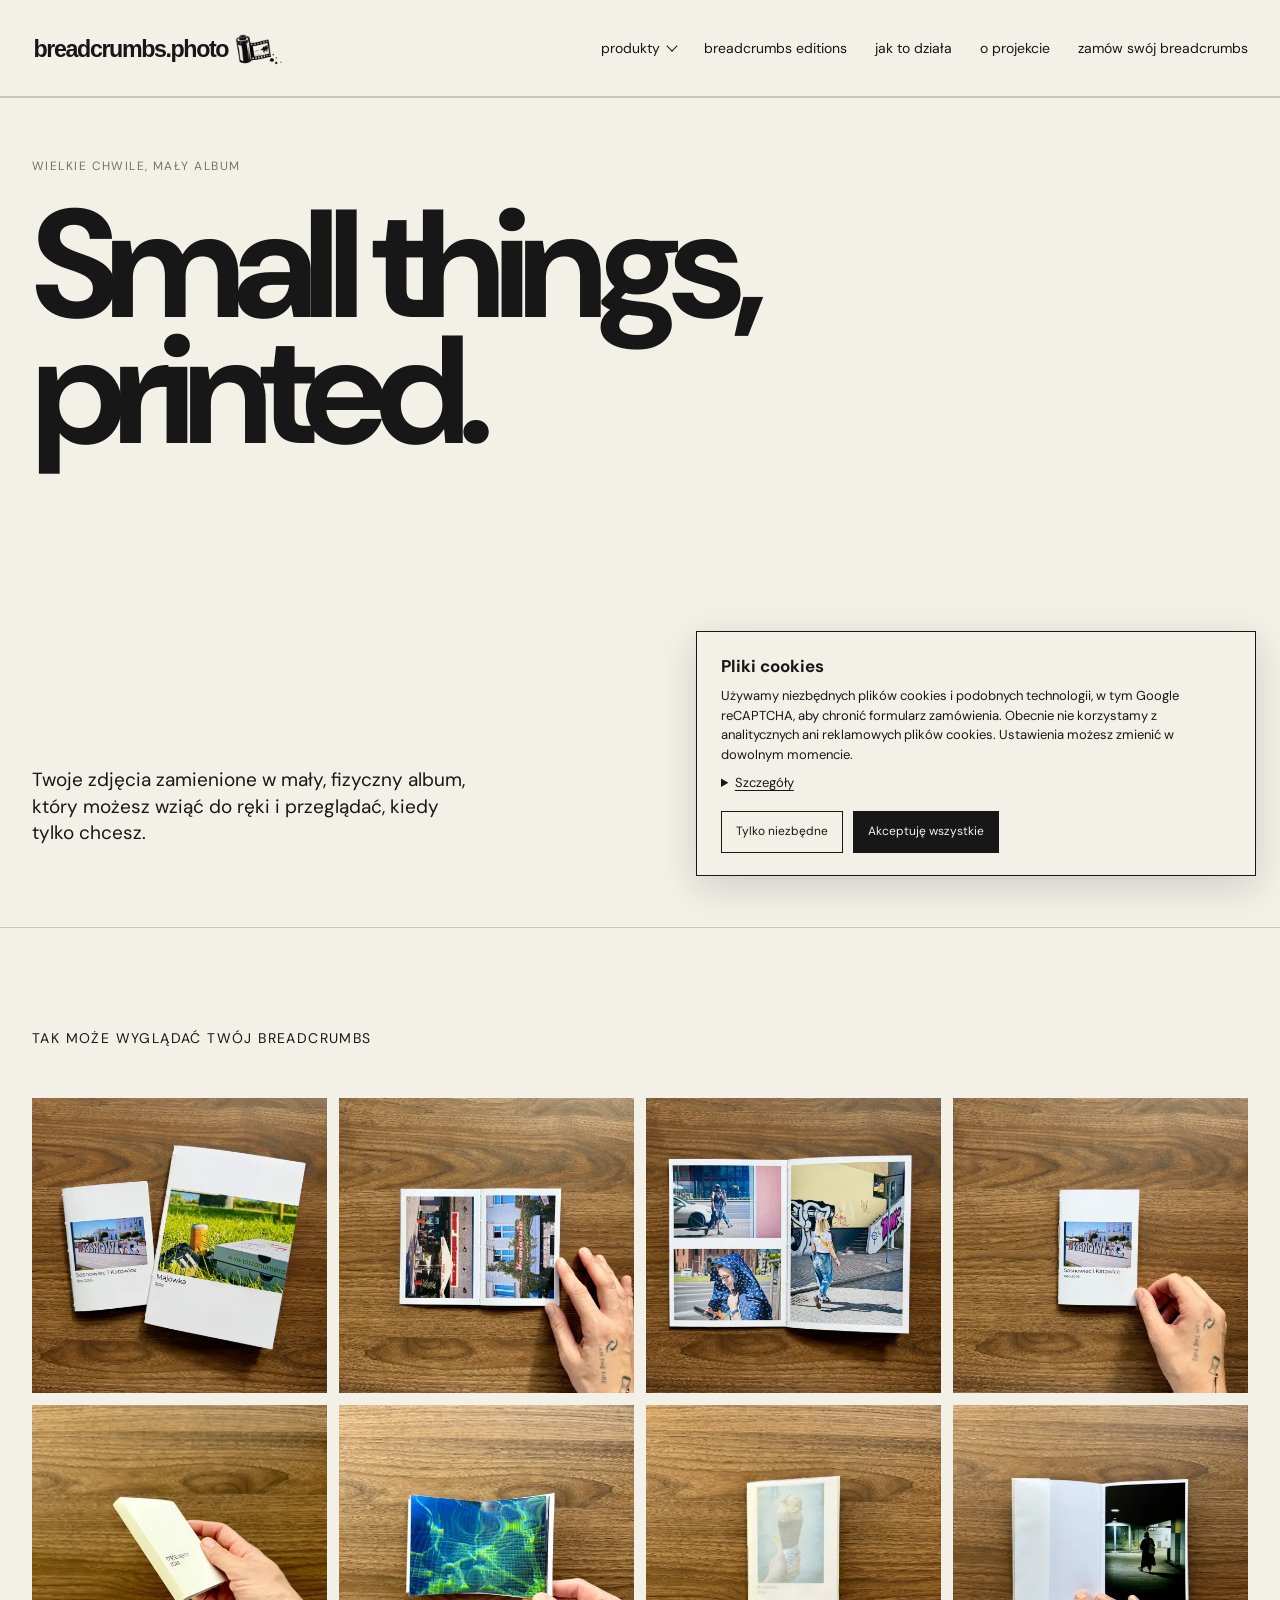
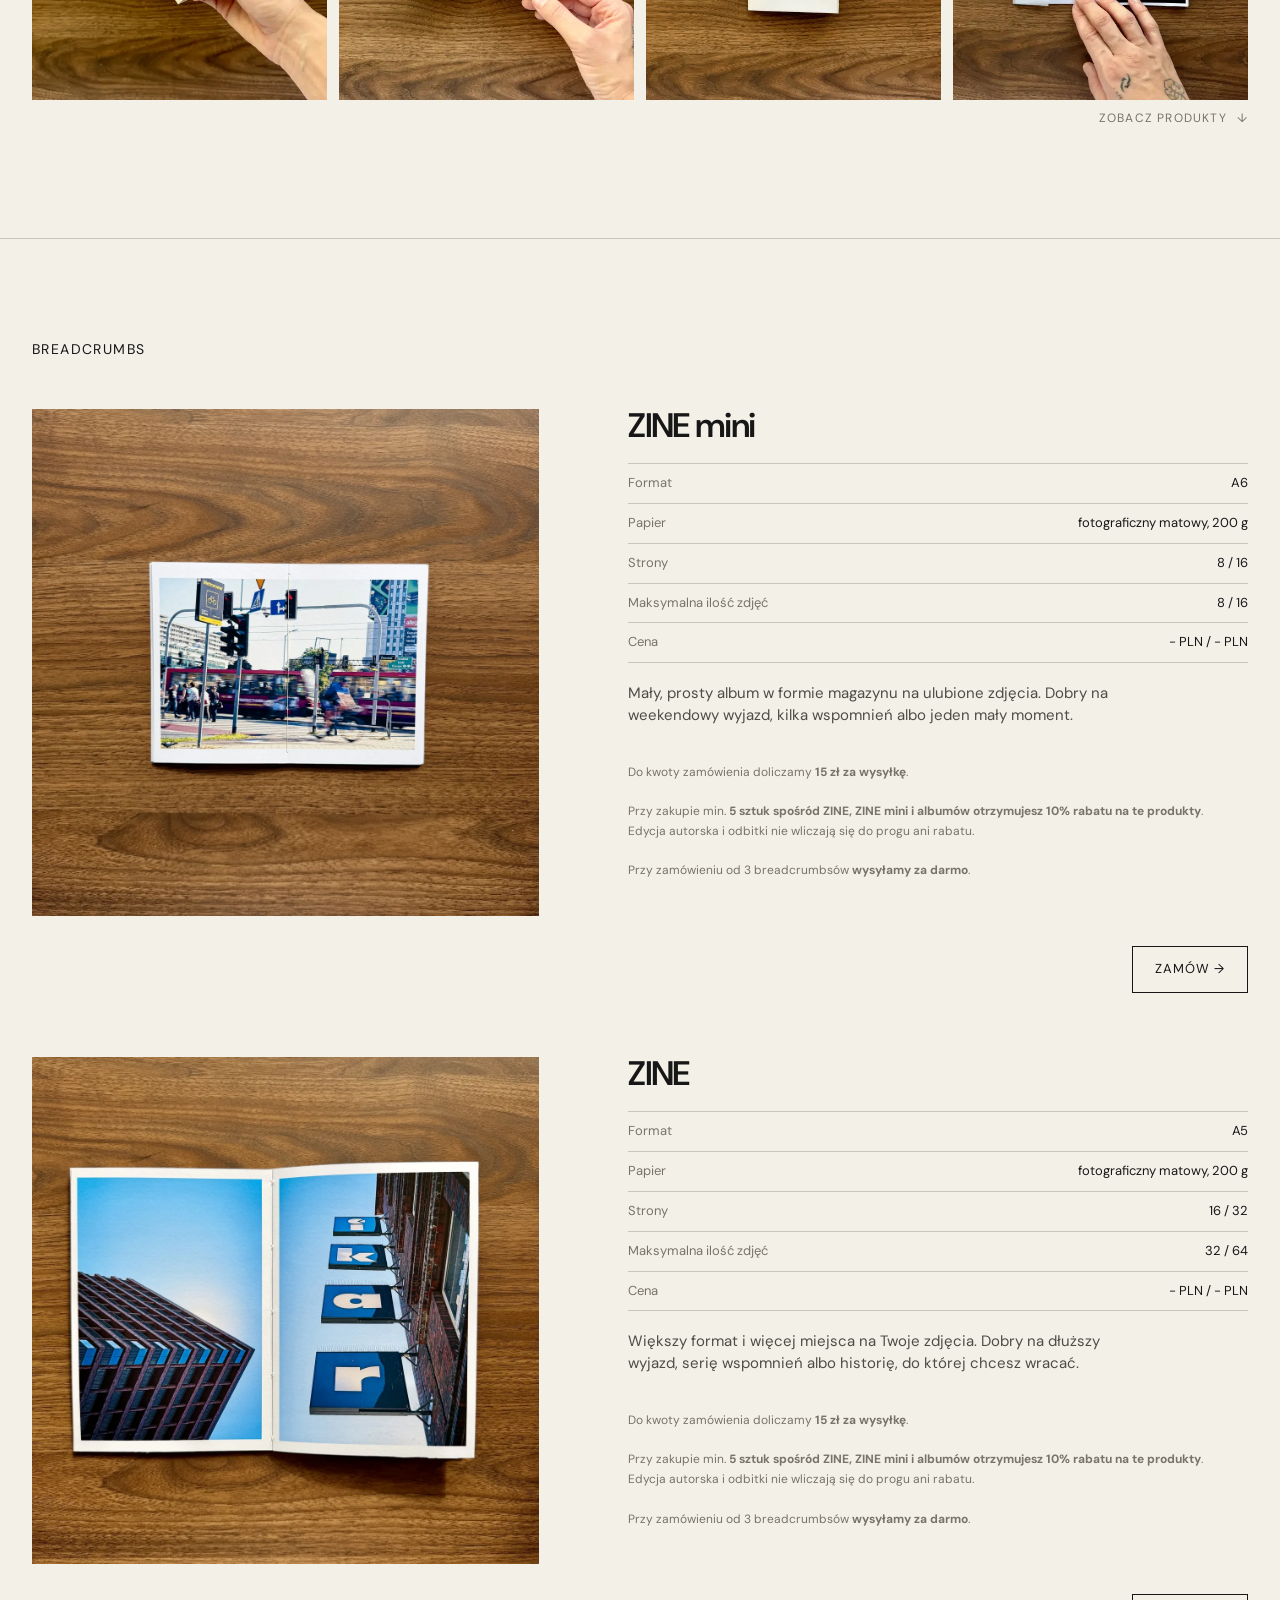
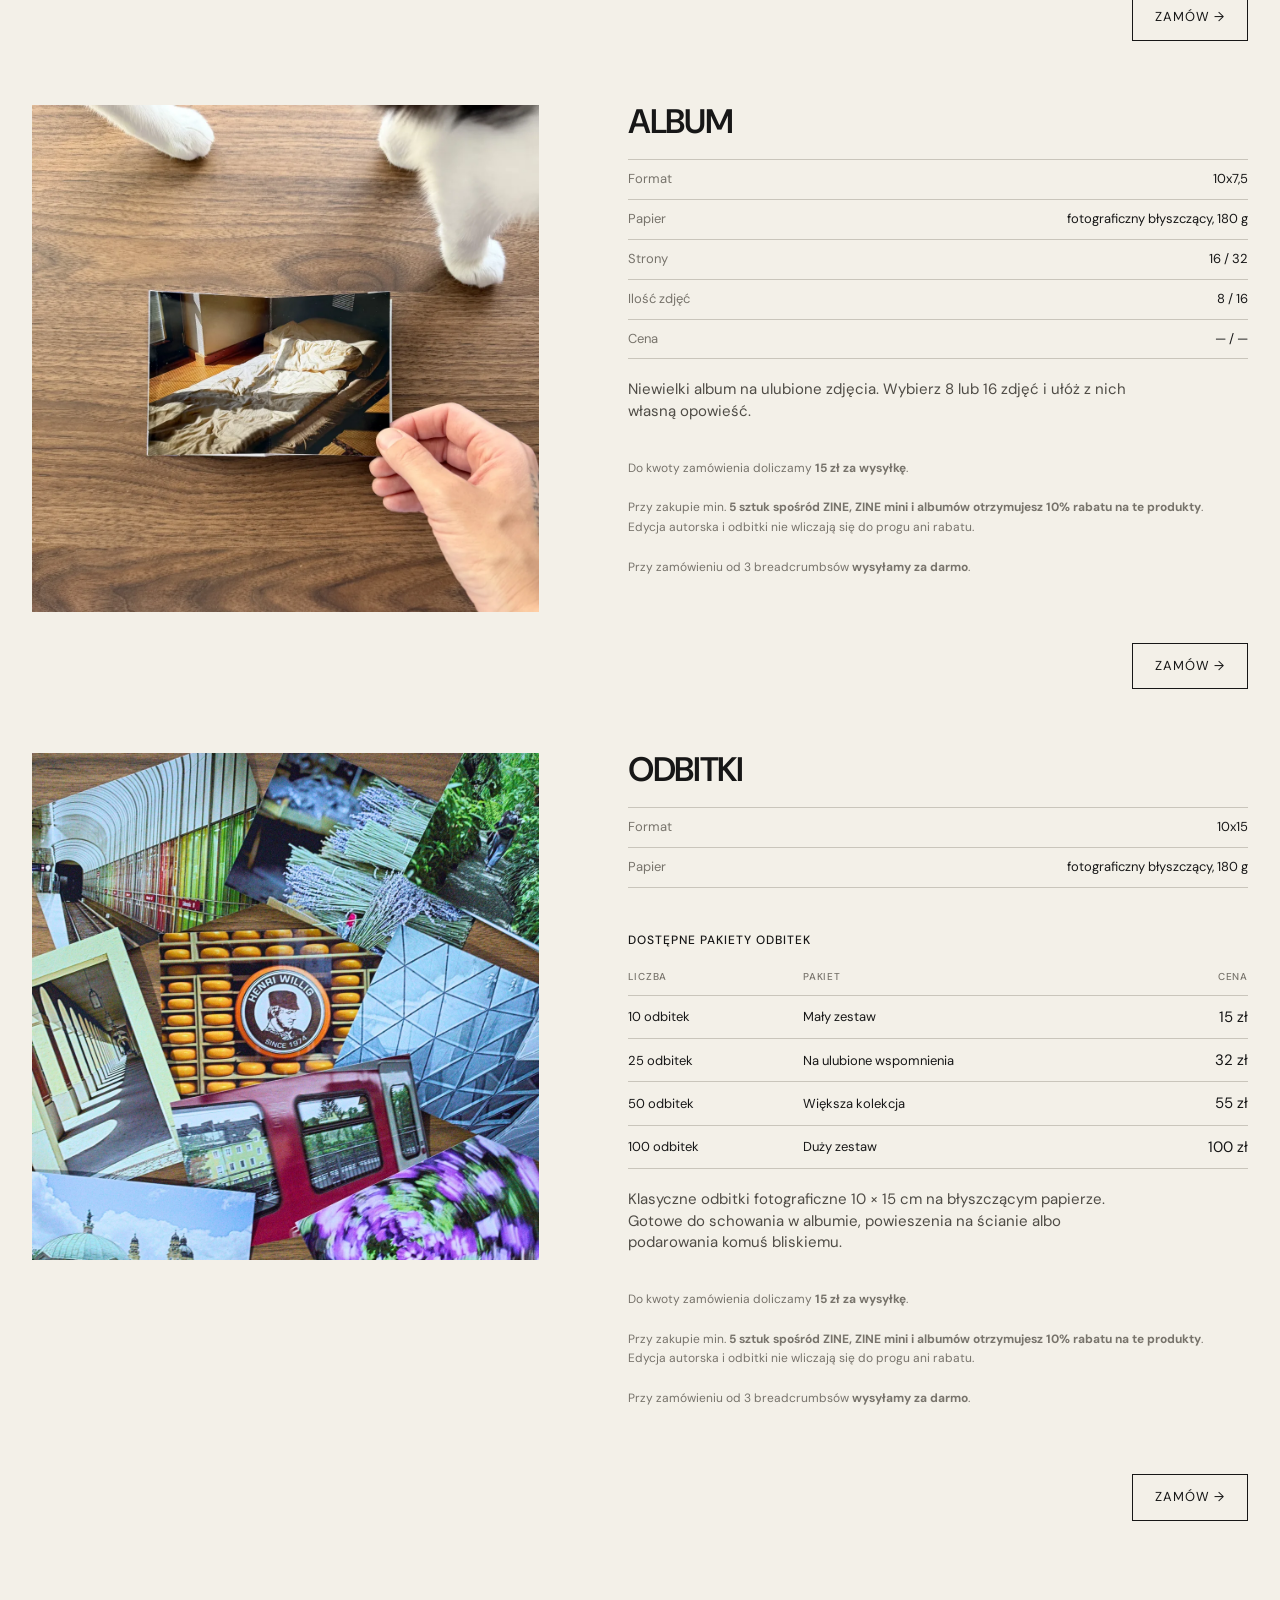
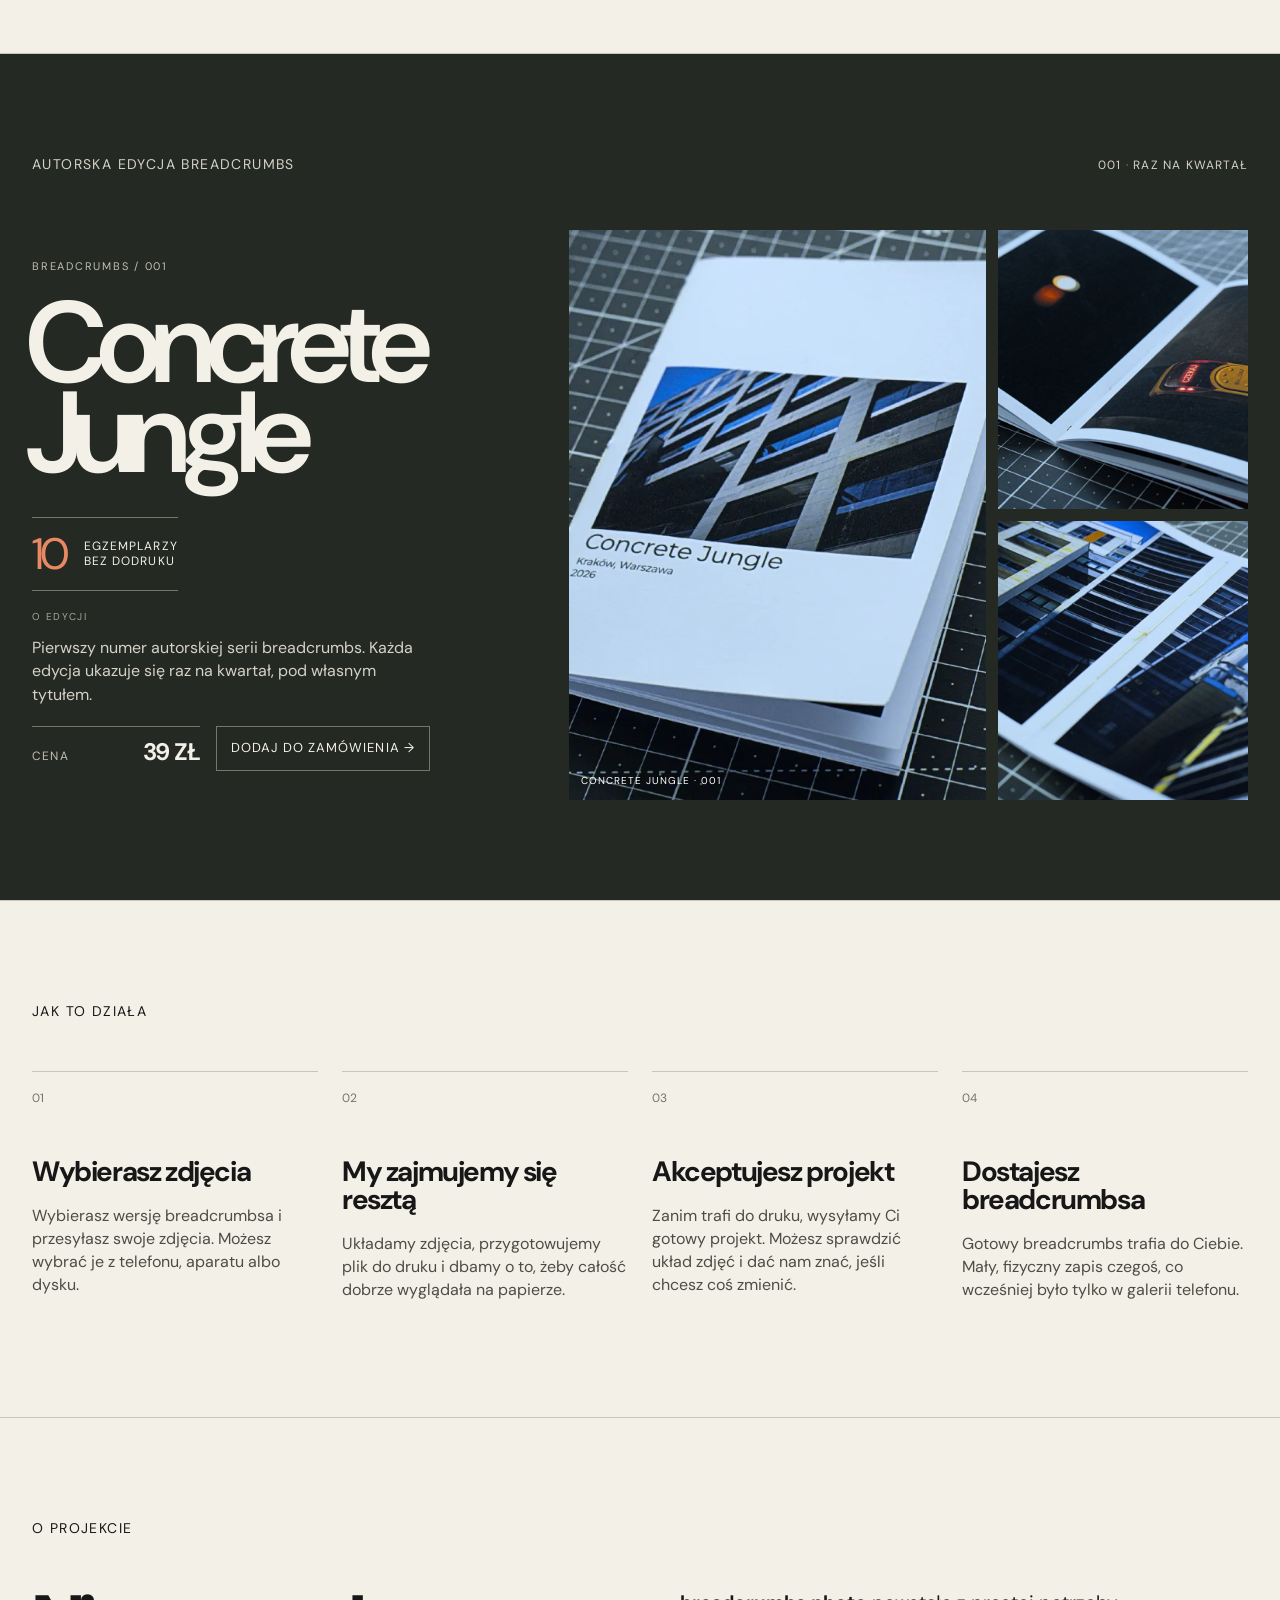
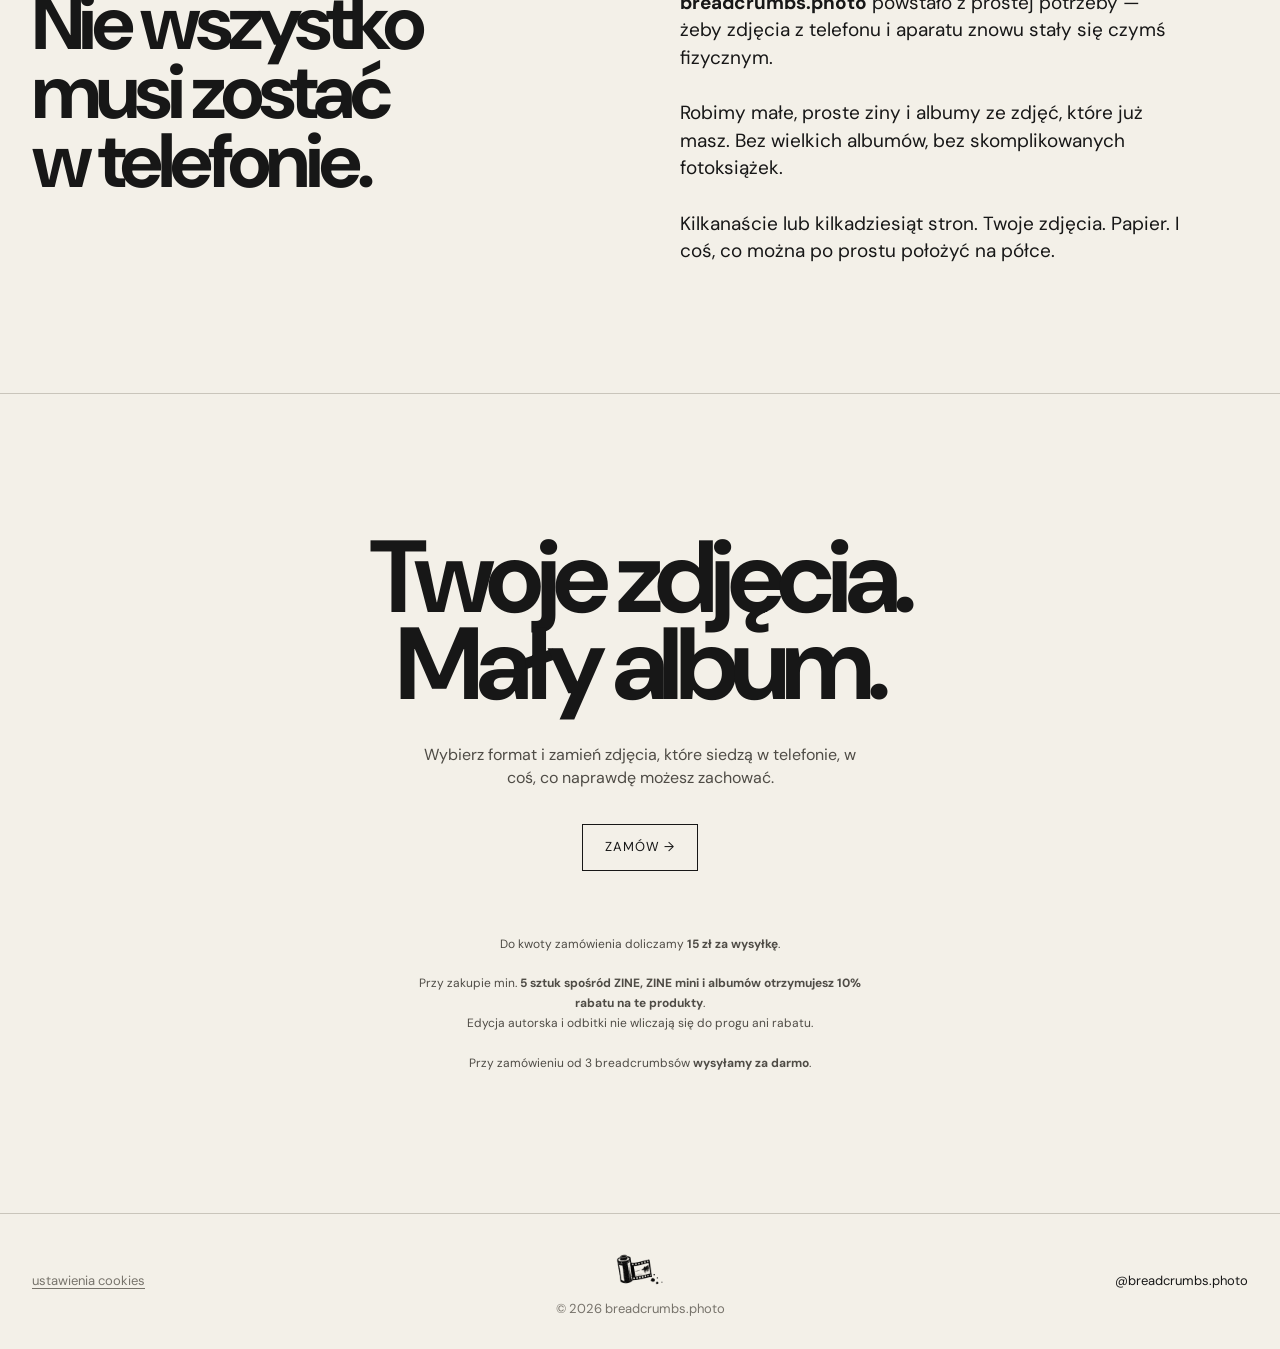
<file: index.html>
<!DOCTYPE html>
<html lang="pl">

<head>
    <meta charset="UTF-8">
    <meta name="viewport" content="width=device-width, initial-scale=1.0">

    <title>breadcrumbs.photo — Small things, printed.</title>

    <meta name="description"
        content="Twoje zdjęcia zamienione w mały, fizyczny album, który możesz wziąć do ręki i przeglądać, kiedy tylko chcesz. breadcrumbs.photo — Small things, printed.">


    <meta property="og:title" content="breadcrumbs.photo — Small things, printed.">
    <meta property="og:description" content="Twoje zdjęcia zamienione w mały, fizyczny album, który możesz wziąć do ręki i przeglądać, kiedy tylko chcesz. breadcrumbs.photo — Small things, printed.">
    <meta property="og:url" content="https://breadcrumbs.photo/">
    <meta property="og:type" content="website">
    <meta property="og:site_name" content="breadcrumbs.photo">
    <meta property="og:image" content="https://breadcrumbs.photo/og-image.jpg?v=1">
    <meta property="og:image:width" content="1200">
    <meta property="og:image:height" content="630">
    <meta property="og:image:type" content="image/jpeg">
    <meta property="og:image:alt" content="Logo breadcrumbs.photo na papierowym tle">
    <meta name="twitter:card" content="summary_large_image">
    <meta name="twitter:image" content="https://breadcrumbs.photo/og-image.jpg?v=1">

    <link rel="icon" type="image/png" href="favicon.PNG?v=3">
    <link rel="stylesheet" href="styles.css">
</head>


<body>


    <!-- ==========================
     NAWIGACJA
========================== -->

    <header>

        <a href="#" class="logo">
            <img class="logo-wordmark" src="breadcrumbs-logo.svg" alt="breadcrumbs.photo">
            <img class="logo-mark" src="header-logo.png" alt="">

        </a>

        <button class="menu-toggle" type="button" aria-expanded="false" aria-controls="main-navigation"
            aria-label="Otwórz menu">
            <span class="menu-icon" aria-hidden="true"></span>
        </button>

        <nav id="main-navigation" class="main-navigation">
            <details class="nav-dropdown">
                <summary>produkty</summary>
                <div class="nav-dropdown-menu">
                    <a href="#zine-mini">ZINE mini</a>
                    <a href="#zine-core">ZINE</a>
                    <a href="#album">ALBUM</a>
                    <a href="#odbitki">ODBITKI</a>
                </div>
            </details>
            <a href="#breadcrumbs-001" class="nav-limited-link">breadcrumbs editions</a>
            <a href="#jak-to-dziala">jak to działa</a>
            <a href="#o-projekcie">o projekcie</a>
            <a href="zamow.html">zamów swój breadcrumbs</a>
        </nav>

    </header>



    <main>


        <!-- ==========================
     HERO
========================== -->

        <section class="hero">

            <div class="hero-top">

                <div class="eyebrow">
                    wielkie chwile, mały album
                </div>

                <h1>
                    Small things,<br>
                    printed.
                </h1>

            </div>


            <div class="hero-bottom">

                <div class="hero-description">

                    Twoje zdjęcia zamienione w mały, fizyczny album,
                    który możesz wziąć do ręki i przeglądać, kiedy tylko chcesz.

                </div>


                <a href="#galeria" class="scroll-note">
                    breadcrumbsy <span aria-hidden="true">↓</span>
                </a>

            </div>

        </section>

        <!-- ==========================
     GALERIA / PLACEHOLDERY
========================== -->

        <section>
            <div class="section-header" id="galeria">

                <div class="section-title">
                    Tak może wyglądać Twój breadcrumbs
                </div>

            </div>


            <div class="gallery">

                <div class="image-placeholder gallery-image">
                    <img src="/products/gallery-thumbs/fast/zines.webp" data-fullsrc="/products/gallery-full/zines.webp"
                        loading="lazy" decoding="async" alt="ZINE mini w formacie A6 i ZINE w formacie A5">
                </div>

                <div class="image-placeholder gallery-image">
                    <img src="/products/gallery-thumbs/fast/zine-mini-1.webp"
                        data-fullsrc="/products/gallery-full/zine-mini-1.webp" loading="lazy" decoding="async"
                        alt="ZINE mini w formacie A6">
                </div>

                <div class="image-placeholder gallery-image">
                    <img src="/products/gallery-thumbs/fast/zine-a5-2.webp"
                        data-fullsrc="/products/gallery-full/zine-a5-2.webp" loading="lazy" decoding="async"
                        alt="ZINE w formacie A5">
                </div>

                <div class="image-placeholder gallery-image">
                    <img src="/products/gallery-thumbs/fast/zine-mini-cover.webp"
                        data-fullsrc="/products/gallery-full/zine-mini-cover.webp" loading="lazy" decoding="async"
                        alt="ZINE mini w formacie A6">
                </div>

                <div class="image-placeholder gallery-image">
                    <img src="/products/gallery-thumbs/fast/album-cover.webp"
                        data-fullsrc="/products/gallery-full/album-cover.webp" loading="lazy" decoding="async"
                        alt="ALBUM w formacie 10x7,5">
                </div>

                <div class="image-placeholder gallery-image">
                    <img src="/products/gallery-thumbs/fast/album-inside.webp"
                        data-fullsrc="/products/gallery-full/album-inside.webp" loading="lazy" decoding="async"
                        alt="ALBUM w formacie 10x7,5">
                </div>

                <div class="image-placeholder gallery-image">
                    <img src="/products/gallery-thumbs/fast/zine-mini-transparent.webp"
                        data-fullsrc="/products/gallery-full/zine-mini-transparent.webp" loading="lazy" decoding="async"
                        alt="ZINE mini w formacie A6 z okładką transparentną">
                </div>

                <div class="image-placeholder gallery-image">
                    <img src="/products/gallery-thumbs/fast/zine-mini-transparent-2.webp"
                        data-fullsrc="/products/gallery-full/zine-mini-transparent-2.webp" loading="lazy"
                        decoding="async" alt="ZINE mini w formacie A6 z okładką transparentną">
                </div>

            </div>

            <div class="scroll-note-container">
                <a href="#produkty" class="scroll-note">
                    zobacz produkty <span aria-hidden="true">↓</span>
                </a>
            </div>

        </section>



        <!-- ==========================
     PRODUKTY
========================== -->

        <section id="produkty">

            <div class="section-header">

                <div class="section-title">
                    breadcrumbs
                </div>

            </div>


            <div class="product-panels">

                <article class="product-panel" id="zine-mini">
                    <div class="products">
                        <div class="product-photo">
                            <div class="image-placeholder product-image">
                                <img src="/products/product-photos/zine-mini.webp" loading="lazy" decoding="async"
                                    alt="ZINE mini w formacie A6">

                            </div>
                        </div>

                        <div class="product-stack">
                            <div class="product">
                                <h3 class="product-name">ZINE mini</h3>
                                <div class="details">
                                    <div class="detail-row">
                                        <span>Format</span>
                                        <span>A6</span>
                                    </div>
                                    <div class="detail-row">
                                        <span>Papier</span>
                                        <span>fotograficzny matowy, 200 g</span>
                                    </div>
                                    <div class="detail-row">
                                        <span>Strony</span>
                                        <span>8 / 16</span>
                                    </div>
                                    <div class="detail-row">
                                        <span>Maksymalna ilość zdjęć</span>
                                        <span>8 / 16</span>
                                    </div>
                                    <div class="detail-row">
                                        <span>Cena</span>
                                        <span data-product-prices="zine_mini_8,zine_mini_16">- PLN / - PLN</span>
                                    </div>
                                </div>

                                <p class="product-description">
                                    Mały, prosty album w formie magazynu na ulubione zdjęcia. Dobry na weekendowy
                                    wyjazd, kilka wspomnień
                                    albo jeden mały moment.
                                </p>
                                <p class="shipping-note product-shipping-note">
                                    <br>
                                    Do kwoty zamówienia doliczamy <strong><span
                                            data-store-setting="shipping_standard">15</span> zł za wysyłkę</strong>.
                                    <br><br>
                                    Przy zakupie min. <strong><span data-store-setting="discount_from_count">5</span>
                                        sztuk spośród ZINE, ZINE mini
                                        i albumów otrzymujesz <span data-store-setting="discount_percent">10</span>%
                                        rabatu
                                        na te produkty</strong>. <br>Edycja autorska i odbitki nie wliczają się do progu
                                    ani
                                    rabatu.
                                    <br><br>
                                    Przy zamówieniu od <span data-store-setting="free_shipping_from">3</span>
                                    breadcrumbsów
                                    <strong>wysyłamy za darmo</strong>.
                                </p>
                            </div>
                            <a href="zamow.html" class="button product-order-button">
                                Zamów →
                            </a>
                        </div>
                    </div>
                </article>

                <article class="product-panel" id="zine-core">
                    <div class="products">
                        <div class="product-image">
                            <img src="/products/product-photos/zine-a5.webp" loading="lazy" decoding="async"
                                alt="ZINE w formacie A5">
                        </div>

                        <div class="product-stack">
                            <div class="product">
                                <h3 class="product-name" data-product-names="zine_16,zine_32">ZINE</h3>
                                <div class="details">
                                    <div class="detail-row">
                                        <span>Format</span>
                                        <span>A5</span>
                                    </div>
                                    <div class="detail-row">
                                        <span>Papier</span>
                                        <span>fotograficzny matowy, 200 g</span>
                                    </div>
                                    <div class="detail-row">
                                        <span>Strony</span>
                                        <span>16 / 32</span>
                                    </div>
                                    <div class="detail-row">
                                        <span>Maksymalna ilość zdjęć</span>
                                        <span>32 / 64</span>
                                    </div>
                                    <div class="detail-row">
                                        <span>Cena</span>
                                        <span data-product-prices="zine_16,zine_32">- PLN / - PLN</span>
                                    </div>
                                </div>

                                <p class="product-description">
                                    Większy format i więcej miejsca na Twoje zdjęcia. Dobry na dłuższy wyjazd, serię
                                    wspomnień albo historię, do której chcesz wracać.
                                </p>
                                <p class="shipping-note product-shipping-note">
                                    <br>
                                    Do kwoty zamówienia doliczamy <strong><span
                                            data-store-setting="shipping_standard">15</span> zł za wysyłkę</strong>.
                                    <br><br>
                                    Przy zakupie min. <strong><span data-store-setting="discount_from_count">5</span>
                                        sztuk spośród ZINE, ZINE mini
                                        i albumów otrzymujesz <span data-store-setting="discount_percent">10</span>%
                                        rabatu
                                        na te produkty</strong>. <br>Edycja autorska i odbitki nie wliczają się do progu
                                    ani
                                    rabatu.
                                    <br><br>
                                    Przy zamówieniu od <span data-store-setting="free_shipping_from">3</span>
                                    breadcrumbsów
                                    <strong>wysyłamy za darmo</strong>.
                                </p>
                            </div>
                            <a href="zamow.html" class="button product-order-button">
                                Zamów →
                            </a>
                        </div>
                    </div>
                </article>



                <article class="product-panel" id="album">
                    <div class="products">
                        <div class="product-image">
                            <img src="/products/product-photos/album.webp" loading="lazy" decoding="async"
                                alt="ALBUM w formacie 10x7,5">
                        </div>
                        <div class="product-stack">
                            <div class="product">
                                <h3 class="product-name">ALBUM</h3>
                                <div class="details">
                                    <div class="detail-row">
                                        <span>Format</span>
                                        <span>10x7,5</span>
                                    </div>
                                    <div class="detail-row">
                                        <span>Papier</span>
                                        <span>fotograficzny błyszczący, 180 g</span>
                                    </div>
                                    <div class="detail-row">
                                        <span>Strony</span>
                                        <span>16 / 32 </span>
                                    </div>
                                    <div class="detail-row">
                                        <span>Ilość zdjęć</span>
                                        <span>8 / 16</span>
                                    </div>
                                    <div class="detail-row">
                                        <span>Cena</span>
                                        <span data-product-prices="album_8,album_16">— / —</span>
                                    </div>
                                </div>

                                <p class="product-description">
                                    Niewielki album na ulubione zdjęcia. Wybierz 8 lub 16 zdjęć i ułóż z nich własną
                                    opowieść.
                                </p>
                                <p class="shipping-note product-shipping-note">
                                    <br>
                                    Do kwoty zamówienia doliczamy <strong><span
                                            data-store-setting="shipping_standard">15</span> zł za wysyłkę</strong>.
                                    <br><br>
                                    Przy zakupie min. <strong><span data-store-setting="discount_from_count">5</span>
                                        sztuk spośród ZINE, ZINE mini
                                        i albumów otrzymujesz <span data-store-setting="discount_percent">10</span>%
                                        rabatu
                                        na te produkty</strong>. <br>Edycja autorska i odbitki nie wliczają się do progu
                                    ani
                                    rabatu.
                                    <br><br>
                                    Przy zamówieniu od <span data-store-setting="free_shipping_from">3</span>
                                    breadcrumbsów
                                    <strong>wysyłamy za darmo</strong>.
                                </p>
                            </div>
                            <a href="zamow.html" class="button product-order-button">
                                Zamów →
                            </a>
                        </div>
                    </div>
                </article>

                <article class="product-panel" id="odbitki">
                    <div class="products">
                        <div class="product-image">
                            <img src="/products/product-photos/odbitki.webp" loading="lazy" decoding="async"
                                alt="ODBITKI w formacie 10x15">
                        </div>
                        <div class="product-stack">
                            <div class="product">
                                <h3 class="product-name">ODBITKI</h3>
                                <div class="details">
                                    <div class="detail-row">
                                        <span>Format</span>
                                        <span>10x15</span>
                                    </div>
                                    <div class="detail-row">
                                        <span>Papier</span>
                                        <span>fotograficzny błyszczący, 180 g</span>
                                    </div>
                                </div>
                                <div class="print-packages">
                                    <h4>Dostępne pakiety odbitek</h4>
                                    <table class="print-packages-table">
                                        <thead>
                                            <tr>
                                                <th scope="col">Liczba</th>
                                                <th scope="col">Pakiet</th>
                                                <th scope="col">Cena</th>
                                            </tr>
                                        </thead>
                                        <tbody>
                                            <tr>
                                                <td>10 odbitek</td>
                                                <td>Mały zestaw</td>
                                                <td>15 zł</td>
                                            </tr>
                                            <tr>
                                                <td>25 odbitek</td>
                                                <td>Na ulubione wspomnienia</td>
                                                <td>32 zł</td>
                                            </tr>
                                            <tr>
                                                <td>50 odbitek</td>
                                                <td>Większa kolekcja</td>
                                                <td>55 zł</td>
                                            </tr>
                                            <tr>
                                                <td>100 odbitek</td>
                                                <td>Duży zestaw</td>
                                                <td>100 zł</td>
                                            </tr>
                                        </tbody>
                                    </table>
                                </div>
                                <p class="product-description">
                                    Klasyczne odbitki fotograficzne 10 × 15 cm na błyszczącym papierze. Gotowe do
                                    schowania w albumie,
                                    powieszenia na ścianie albo podarowania komuś bliskiemu.</p>


                                <p class="shipping-note product-shipping-note">
                                    <br>
                                    Do kwoty zamówienia doliczamy <strong><span
                                            data-store-setting="shipping_standard">15</span> zł za wysyłkę</strong>.
                                    <br><br>
                                    Przy zakupie min. <strong><span data-store-setting="discount_from_count">5</span>
                                        sztuk spośród ZINE, ZINE mini
                                        i albumów otrzymujesz <span data-store-setting="discount_percent">10</span>%
                                        rabatu
                                        na te produkty</strong>. <br>Edycja autorska i odbitki nie wliczają się do progu
                                    ani
                                    rabatu.
                                    <br><br>
                                    Przy zamówieniu od <span data-store-setting="free_shipping_from">3</span>
                                    breadcrumbsów
                                    <strong>wysyłamy za darmo</strong>.
                                </p>
                            </div>
                            <a href="zamow.html" class="button product-order-button">
                                Zamów →
                            </a>
                        </div>
                    </div>
                </article>

            </div>





        </section>




        <!-- ==========================
     EDYCJA AUTORSKA
========================== -->

        <section class="limited-edition" id="breadcrumbs-001" data-edition-id="breadcrumbs_001">
            <div class="limited-edition-heading">
                <div class="section-title">Autorska edycja breadcrumbs</div>
                <div class="edition-release">001 <span>·</span> raz na kwartał</div>
            </div>

            <div class="limited-edition-layout">
                <div class="edition-copy">
                    <div class="edition-index" data-edition-field="name">BREADCRUMBS / 001</div>
                    <h2 data-edition-field="title"><span
                            class="edition-title-first-line">Concrete</span><br><span>Jungle</span></h2>
                    <div class="edition-limit">
                        <span class="edition-limit-number" data-edition-field="edition_limit">10</span>
                        <span>egzemplarzy<br>bez dodruku</span>
                    </div>
                    <div class="edition-description">
                        <span>O edycji</span>
                        <p data-edition-field="description">Pierwszy numer autorskiej serii breadcrumbs. Każda edycja
                            ukazuje się raz na kwartał, pod własnym tytułem.</p>
                        <!-- Tu można dodać rozwinięty opis koncepcji Concrete Jungle. -->
                    </div>
                    <div class="edition-purchase-row">
                        <div class="edition-price-line"><span>Cena</span><strong data-edition-field="price_pln">39
                                zł</strong></div>
                        <a class="button edition-order-button"
                            href="zamow.html?edition=breadcrumbs_001#edition-order">Dodaj do zamówienia →</a>
                    </div>
                </div>

                <div class="edition-images" aria-label="Trzy zdjęcia autorskiej edycji Concrete Jungle">
                    <figure class="edition-image edition-image-main">
                        <img src="/products/breadcrumbs-001/fast/concrete-jungle-cover.webp"
                            data-fullsrc="/products/breadcrumbs-001/full/concrete-jungle-cover.webp" width="600"
                            height="400" loading="lazy" decoding="async"
                            alt="Okładka Concrete Jungle na macie do cięcia">
                        <figcaption>Concrete Jungle · 001</figcaption>
                    </figure>
                    <figure class="edition-image edition-image-detail edition-image-detail-one">
                        <img src="/products/breadcrumbs-001/fast/concrete-jungle-2.webp"
                            data-fullsrc="/products/breadcrumbs-001/full/concrete-jungle-2.webp" width="600"
                            height="400" loading="lazy" decoding="async"
                            alt="Rozkładówka Concrete Jungle z nocnym zdjęciem lampy i przycisku śygnalizacji świetlnej">
                    </figure>
                    <figure class="edition-image edition-image-detail edition-image-detail-two">
                        <img src="/products/breadcrumbs-001/fast/concrete-jungle-4.webp"
                            data-fullsrc="/products/breadcrumbs-001/full/concrete-jungle-4.webp" width="600"
                            height="400" loading="lazy" decoding="async"
                            alt="Rozkładówka Concrete Jungle ze zdjęciami biurowców">
                    </figure>
                </div>
            </div>
        </section>


        <!-- ==========================
     JAK TO DZIAŁA
========================== -->

        <section id="jak-to-dziala">

            <div class="section-header">

                <div class="section-title">
                    Jak to działa
                </div>

            </div>


            <div class="process">


                <div class="process-item">

                    <div class="process-number">
                        01
                    </div>

                    <h3>
                        Wybierasz zdjęcia
                    </h3>

                    <p>
                        Wybierasz wersję breadcrumbsa i przesyłasz
                        swoje zdjęcia. Możesz wybrać je
                        z telefonu, aparatu albo dysku.
                    </p>

                </div>



                <div class="process-item">

                    <div class="process-number">
                        02
                    </div>

                    <h3>
                        My zajmujemy się resztą
                    </h3>

                    <p>
                        Układamy zdjęcia, przygotowujemy
                        plik do druku i dbamy o to,
                        żeby całość dobrze wyglądała
                        na papierze.
                    </p>

                </div>



                <div class="process-item">

                    <div class="process-number">
                        03
                    </div>

                    <h3>
                        Akceptujesz projekt
                    </h3>

                    <p>
                        Zanim trafi do druku, wysyłamy Ci gotowy projekt.
                        Możesz sprawdzić układ zdjęć i dać nam znać,
                        jeśli chcesz coś zmienić.
                    </p>

                </div>



                <div class="process-item">

                    <div class="process-number">
                        04
                    </div>

                    <h3>
                        Dostajesz breadcrumbsa
                    </h3>

                    <p>
                        Gotowy breadcrumbs trafia do Ciebie.
                        Mały, fizyczny zapis czegoś,
                        co wcześniej było tylko
                        w galerii telefonu.
                    </p>

                </div>

            </div>

        </section>



        <!-- ==========================
     O PROJEKCIE
========================== -->

        <section id="o-projekcie">

            <div class="section-header">

                <div class="section-title">
                    O projekcie
                </div>

            </div>


            <div class="about">


                <h2>
                    Nie wszystko<br>
                    musi zostać<br>
                    w telefonie.
                </h2>


                <div class="about-copy">

                    <p>
                        <b>breadcrumbs.photo</b> powstało z prostej
                        potrzeby — żeby zdjęcia z telefonu
                        i aparatu znowu stały się czymś fizycznym.
                    </p>

                    <p>
                        Robimy małe, proste ziny i albumy ze zdjęć,
                        które już masz. Bez wielkich albumów,
                        bez skomplikowanych fotoksiążek.
                    </p>

                    <p>
                        Kilkanaście lub kilkadziesiąt stron.
                        Twoje zdjęcia. Papier. I coś,
                        co można po prostu położyć na półce.
                    </p>

                </div>

            </div>

        </section>

        <!-- ==========================
     CTA
========================== -->

        <section id="zamow" class="cta">

            <h2>
                Twoje zdjęcia.<br>
                Mały album.
            </h2>

            <p>
                Wybierz format i zamień zdjęcia,
                które siedzą w telefonie,
                w coś, co naprawdę możesz zachować.
            </p>

            <a href="zamow.html" class="button">
                Zamów →
            </a>

            <p class="shipping-note cta-shipping-note">
                <br><br>
                Do kwoty zamówienia doliczamy <strong><span data-store-setting="shipping_standard">15</span> zł za
                    wysyłkę</strong>.
                <br><br>
                Przy zakupie min. <strong><span data-store-setting="discount_from_count">5</span> sztuk spośród ZINE,
                    ZINE mini i albumów otrzymujesz <span data-store-setting="discount_percent">10</span>% rabatu na te
                    produkty</strong>. <br>Edycja autorska i odbitki nie wliczają się do progu ani rabatu.
                <br><br>
                Przy zamówieniu od <span data-store-setting="free_shipping_from">3</span> breadcrumbsów <strong>wysyłamy
                    za
                    darmo</strong>.
            </p>

        </section>

        <dialog class="gallery-lightbox" aria-label="Podgląd zdjęć z galerii">
            <button class="gallery-lightbox-close" type="button" aria-label="Zamknij podgląd">×</button>
            <button class="gallery-lightbox-nav gallery-lightbox-prev" type="button"
                aria-label="Poprzednie zdjęcie">‹</button>
            <figure class="gallery-lightbox-figure">
                <img class="gallery-lightbox-image" alt="">
                <figcaption class="gallery-lightbox-caption"></figcaption>
            </figure>
            <button class="gallery-lightbox-nav gallery-lightbox-next" type="button"
                aria-label="Następne zdjęcie">›</button>
        </dialog>

    </main>



    <!-- ==========================
     STOPKA
========================== -->

    <footer class="site-footer">
        <div class="footer-cookie">
            <button class="cookie-preferences-link" type="button"
                onclick="window.breadcrumbsCookieConsent?.show()">ustawienia cookies</button>
        </div>

        <div class="footer-center">
            <a class="footer-logo" href="index.html">
                <img class="logo-mark" src="header-logo.png" alt="breadcrumbs.photo logo">
            </a>
            <div class="footer-copyright">© <span id="current-year">2026</span> breadcrumbs.photo</div>
        </div>

        <div class="footer-instagram">
            <a href="https://instagram.com/breadcrumbs.photo" target="_blank" rel="noopener noreferrer">
                @breadcrumbs.photo
            </a>
        </div>
    </footer>


    <script src="cookie-consent.js"></script>
    <script src="recaptcha.js"></script>
    <script src="script.js"></script>
    <script>
        (() => {
            const dialog = document.querySelector(".gallery-lightbox");
            const preview = dialog?.querySelector(".gallery-lightbox-image");
            const caption = dialog?.querySelector(".gallery-lightbox-caption");
            const images = [...document.querySelectorAll(".gallery .gallery-image img")];
            if (!dialog || !preview || !caption || images.length === 0) return;

            let currentIndex = 0;
            let opener = null;
            const showImage = (index) => {
                currentIndex = (index + images.length) % images.length;
                const image = images[currentIndex];
                preview.src = image.currentSrc || image.src;
                preview.alt = image.alt;
                caption.textContent = image.alt;

                const fullImage = new Image();
                fullImage.decoding = "async";
                fullImage.src = image.dataset.fullsrc || image.currentSrc || image.src;
                fullImage.decode().then(() => {
                    if (currentIndex === index && dialog.open) preview.src = fullImage.src;
                }).catch(() => { });
            };

            images.forEach((image, index) => {
                image.tabIndex = 0;
                image.setAttribute("role", "button");
                image.setAttribute("aria-label", `Powiększ zdjęcie: ${image.alt}`);
                image.addEventListener("click", () => {
                    opener = image;
                    showImage(index);
                    dialog.showModal();
                });
                image.addEventListener("keydown", (event) => {
                    if (event.key === "Enter" || event.key === " ") {
                        event.preventDefault();
                        opener = image;
                        showImage(index);
                        dialog.showModal();
                    }
                });
            });

            dialog.querySelector(".gallery-lightbox-close").addEventListener("click", () => dialog.close());
            dialog.querySelector(".gallery-lightbox-prev").addEventListener("click", () => showImage(currentIndex - 1));
            dialog.querySelector(".gallery-lightbox-next").addEventListener("click", () => showImage(currentIndex + 1));
            dialog.addEventListener("click", (event) => {
                if (event.target === dialog) dialog.close();
            });
            dialog.addEventListener("close", () => opener?.focus());
            dialog.addEventListener("keydown", (event) => {
                if (event.key === "ArrowLeft") showImage(currentIndex - 1);
                if (event.key === "ArrowRight") showImage(currentIndex + 1);
            });
        })();
    </script>
</body>

</html>
</file>
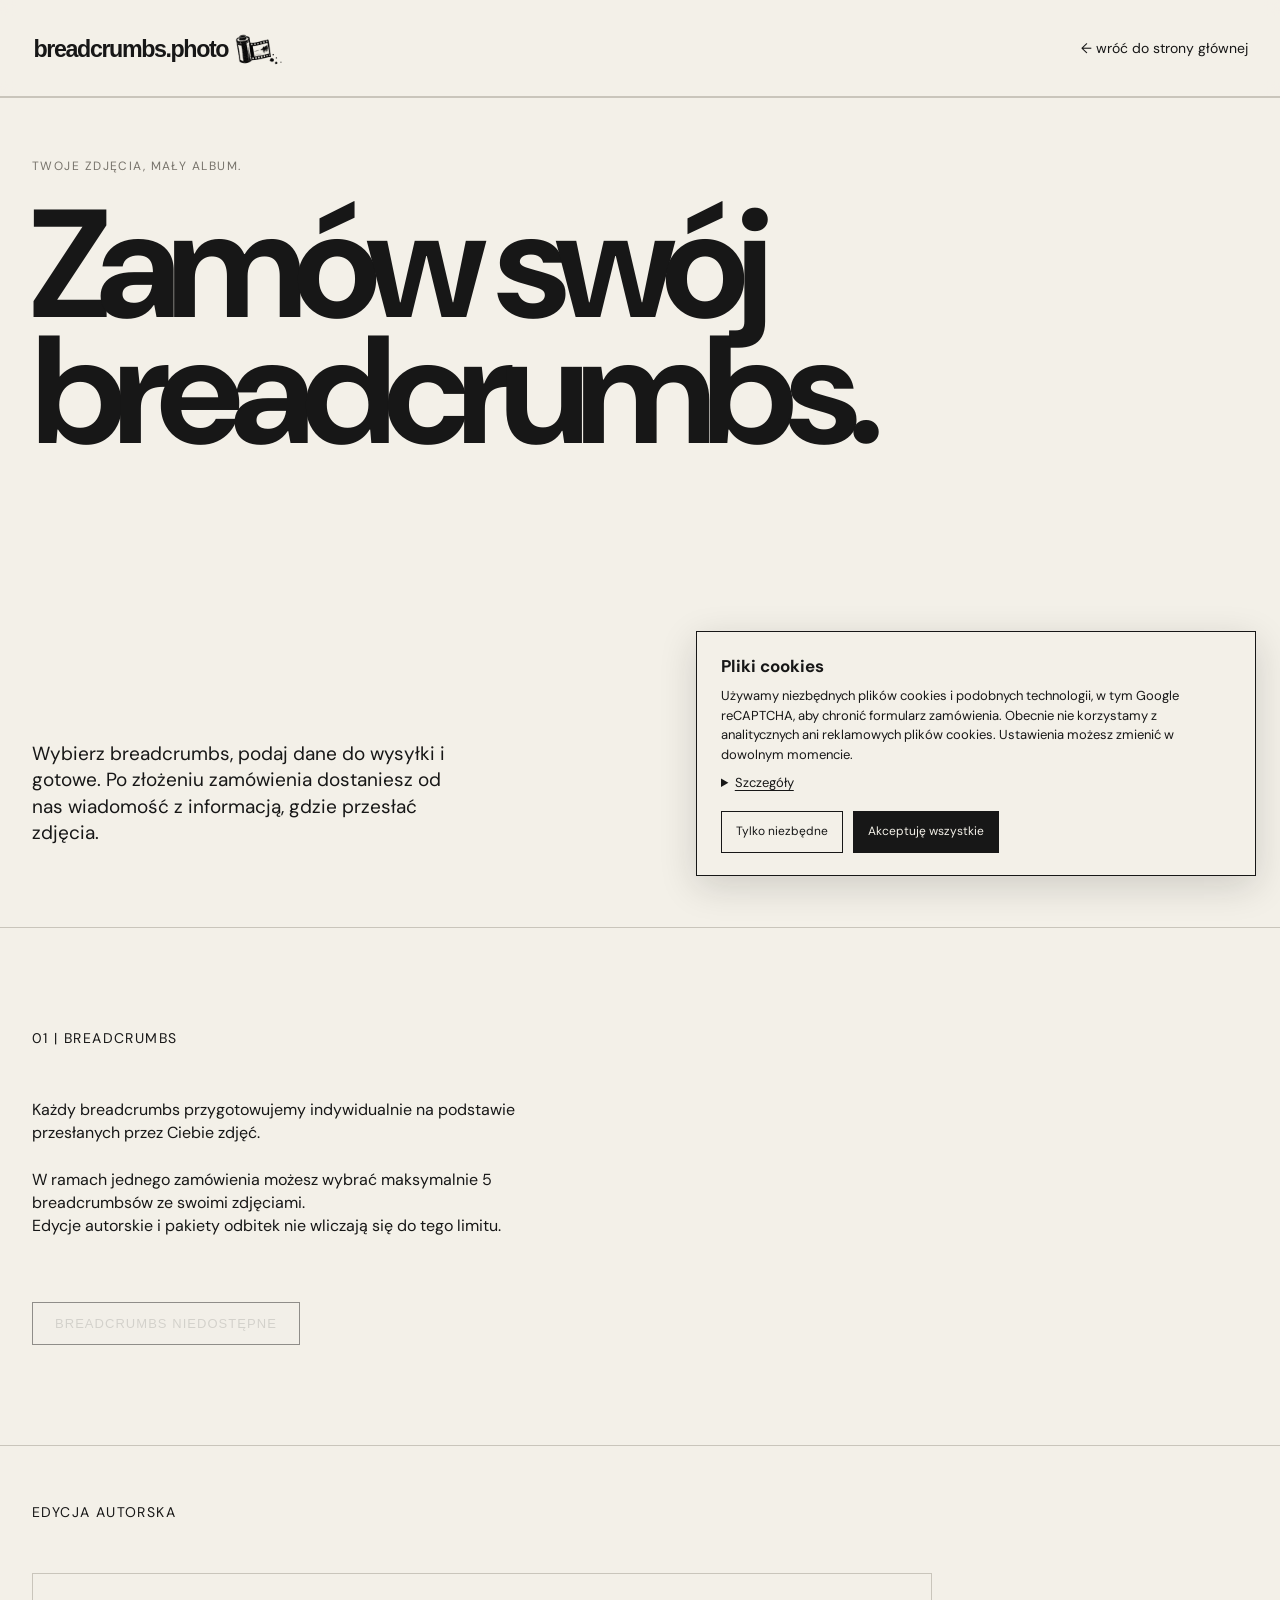
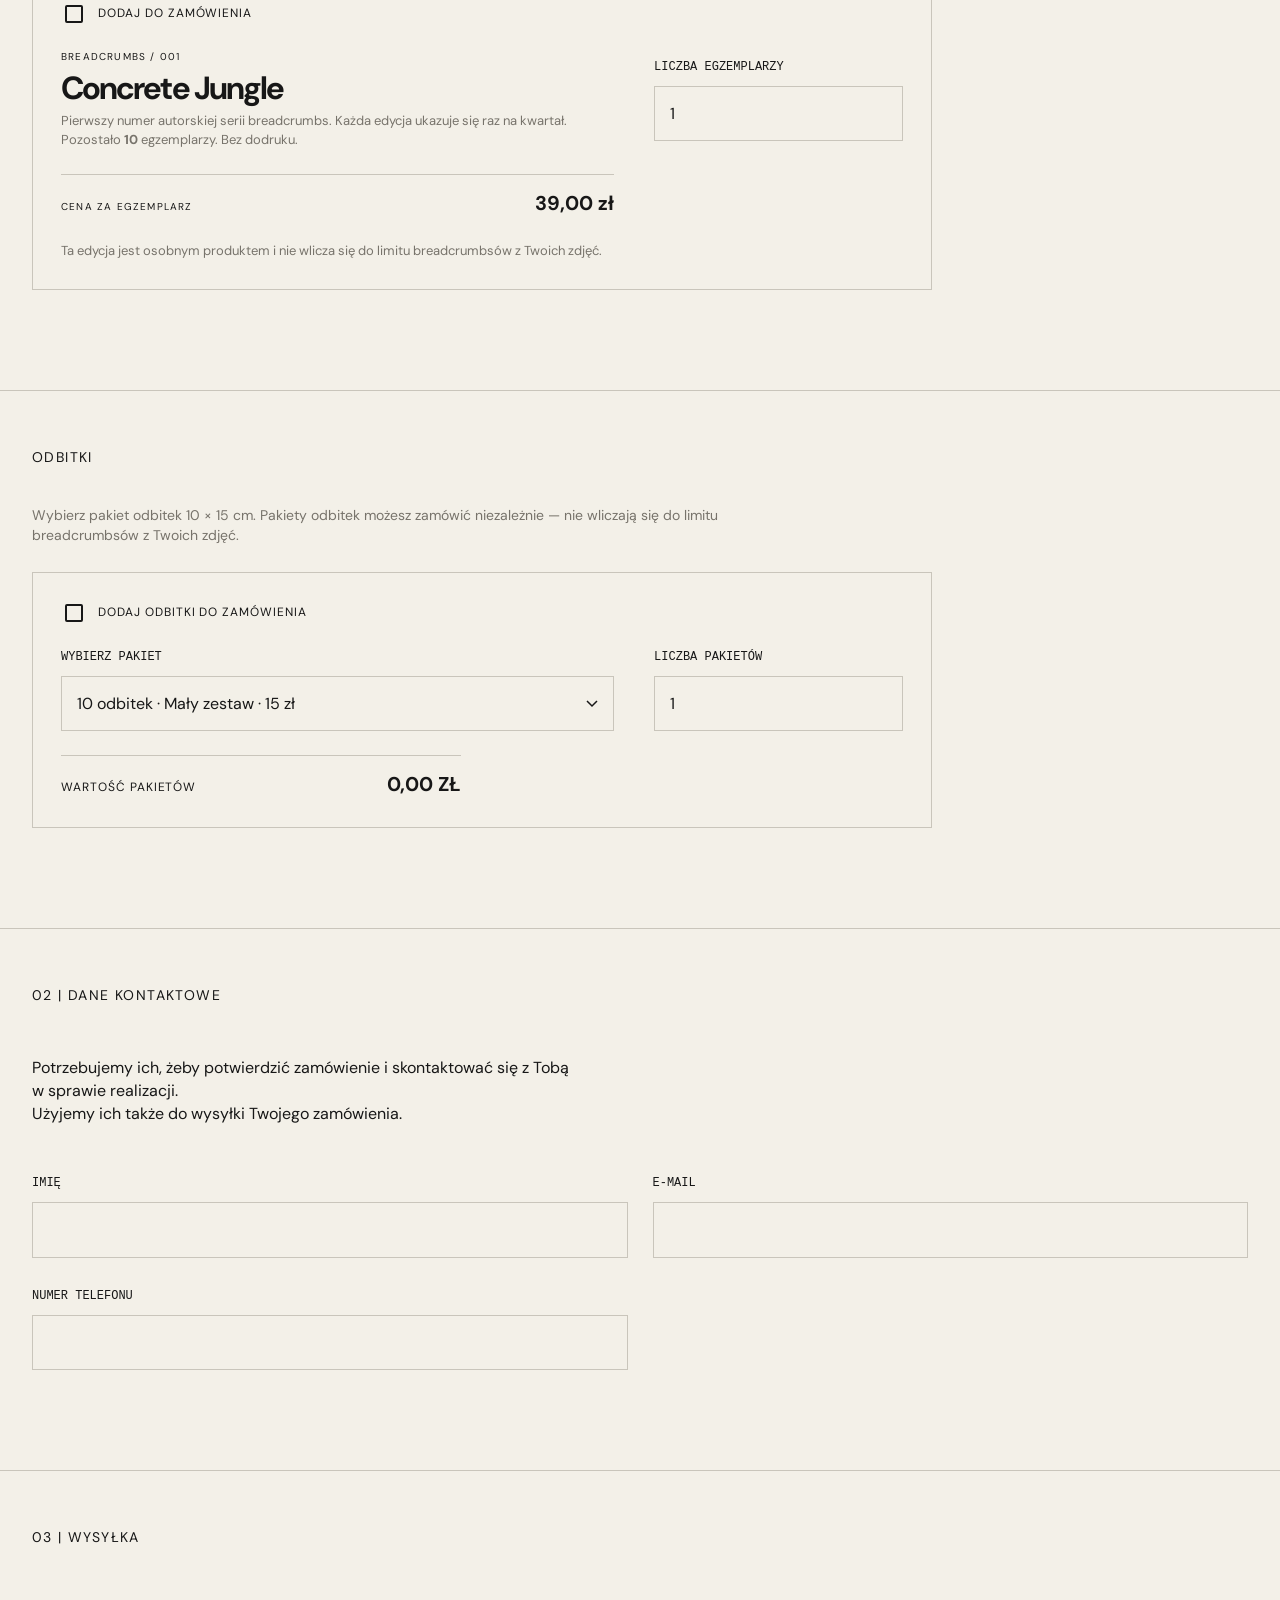
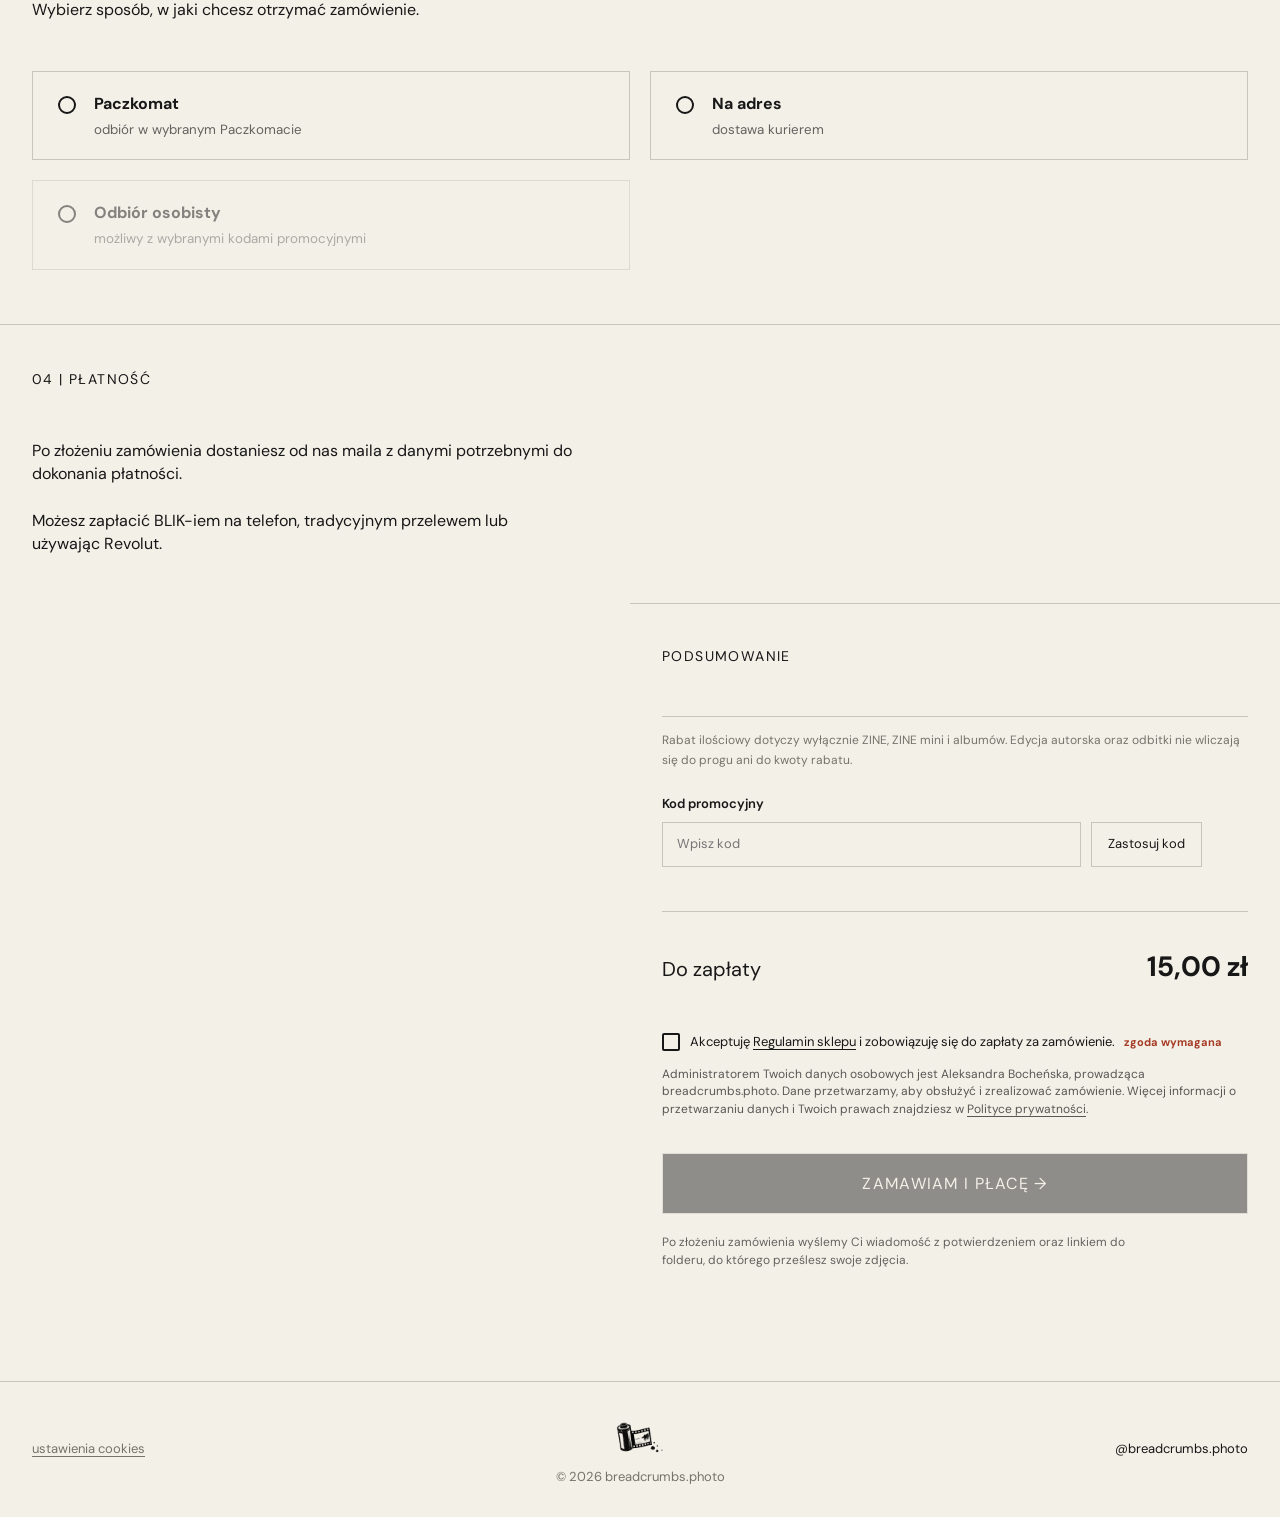
<file: zamow.html>
<!DOCTYPE html>
<html lang="pl">

<head>
    <meta charset="UTF-8">
    <meta name="viewport" content="width=device-width, initial-scale=1.0">

    <title>zamów swój breadcrumbs — breadcrumbs.photo</title>

    <meta name="description" content="Zamów swój breadcrumbs ze zdjęć. Wybierz ZINE, ZINE mini lub album.">


    <meta property="og:title" content="zamów swój breadcrumbs — breadcrumbs.photo">
    <meta property="og:description" content="Zamów swój breadcrumbs ze zdjęć. Wybierz ZINE, ZINE mini lub album.">
    <meta property="og:url" content="https://breadcrumbs.photo/zamow.html">
    <meta property="og:type" content="website">
    <meta property="og:site_name" content="breadcrumbs.photo">
    <meta property="og:image" content="https://breadcrumbs.photo/og-image.jpg?v=1">
    <meta property="og:image:width" content="1200">
    <meta property="og:image:height" content="630">
    <meta property="og:image:type" content="image/jpeg">
    <meta property="og:image:alt" content="Logo breadcrumbs.photo na papierowym tle">
    <meta name="twitter:card" content="summary_large_image">
    <meta name="twitter:image" content="https://breadcrumbs.photo/og-image.jpg?v=1">

    <link rel="icon" type="image/png" href="favicon.PNG?v=3">
    <link rel="stylesheet" href="styles.css">
</head>

<body>

    <header>

        <a href="index.html" class="logo">
            <img class="logo-wordmark" src="breadcrumbs-logo.svg" alt="breadcrumbs.photo">
            <img class="logo-mark" src="header-logo.png" alt="">
        </a>

        <button class="menu-toggle" type="button" aria-expanded="false" aria-controls="main-navigation"
            aria-label="Otwórz menu">
            <span class="menu-icon" aria-hidden="true"></span>
        </button>

        <nav id="main-navigation" class="main-navigation">
            <a href="index.html">← wróć do strony głównej</a>
        </nav>
    </header>


    <main>
        <!-- ==========================
     HERO
========================== -->
        <section class="hero order-hero">

            <div class="hero-top">

                <div class="eyebrow">
                    twoje zdjęcia, mały album.
                </div>

                <h1>
                    Zamów swój <br>breadcrumbs.
                </h1>
            </div>


            <div class="hero-bottom">
                <div class="hero-description">

                    Wybierz breadcrumbs, podaj dane do wysyłki
                    i gotowe. Po złożeniu zamówienia dostaniesz od nas
                    wiadomość z informacją, gdzie przesłać zdjęcia.
                </div>

                <a href="#ziny" class="scroll-note">
                    wybierz breadcrumbs <span aria-hidden="true">↓</span>
                </a>

            </div>
        </section>


        <section id="ziny">

            <div class="section-header">
                <div class="section-title">01 | Breadcrumbs</div>
            </div>

            <div style="max-width: 540px; margin-bottom: 50px;">
                <p>
                    Każdy breadcrumbs przygotowujemy indywidualnie na podstawie przesłanych przez Ciebie zdjęć.<br><br>
                    W ramach jednego zamówienia możesz wybrać maksymalnie 5 breadcrumbsów ze swoimi zdjęciami.<br>
                    Edycje autorskie i pakiety odbitek nie wliczają się do tego limitu.
                </p>
            </div>

            <div id="zines-list">
                <!-- Zines will be generated here by JavaScript -->
            </div>

            <button type="button" class="add-zine-button" id="add-zine">
                DODAJ BREADCRUMBS
            </button>
        </section>

        <section id="edition-order" class="form-section edition-order-section" data-edition-id="breadcrumbs_001">
            <div class="section-header">
                <div class="section-title">Edycja autorska</div>
            </div>
            <div class="edition-order-card">
                <label class="edition-order-toggle">
                    <input id="include-edition" type="checkbox" name="edition-selected" value="breadcrumbs_001">
                    <span>Dodaj do zamówienia</span>
                </label>
                <div class="edition-order-copy">
                    <div class="edition-order-kicker" data-edition-field="name">BREADCRUMBS / 001</div>
                    <h2 data-edition-field="title">Concrete Jungle</h2>
                    <p data-edition-field="description">Pierwszy numer autorskiej serii breadcrumbs. Każda edycja
                        ukazuje się raz na kwartał.</p>
                    <p>Pozostało <strong data-edition-field="available_quantity">10</strong> egzemplarzy. Bez dodruku.
                    </p>
                </div>
                <label class="form-field edition-quantity-field">
                    <span>Liczba egzemplarzy</span>
                    <input id="edition-quantity" name="edition-quantity" type="number" min="1" step="1" value="1"
                        inputmode="numeric" aria-label="Liczba egzemplarzy breadcrumbs 001">
                </label>
                <div class="edition-order-price"><span>Cena za egzemplarz</span><strong
                        data-edition-field="price_pln">39 zł</strong></div>
                <p class="edition-order-note">Ta edycja jest osobnym produktem i nie wlicza się do limitu
                    breadcrumbsów z Twoich zdjęć.</p>
            </div>
        </section>

        <section id="prints-order" class="form-section prints-order-section">
            <div class="section-header">
                <div class="section-title">Odbitki</div>
            </div>
            <p class="prints-order-intro">Wybierz pakiet odbitek 10 × 15 cm. Pakiety odbitek możesz zamówić niezależnie
                — nie wliczają się do limitu breadcrumbsów z Twoich zdjęć.</p>
            <div class="prints-order-card">
                <label class="edition-order-toggle">
                    <input id="include-prints" type="checkbox" name="prints-selected" value="true">
                    <span>Dodaj odbitki do zamówienia</span>
                </label>
                <div class="prints-order-fields">
                    <label class="form-field">
                        <span>Wybierz pakiet</span>
                        <select id="print-package" name="print-package">
                            <option value="prints_10">10 odbitek · Mały zestaw · 15 zł</option>
                            <option value="prints_25">25 odbitek · Na ulubione wspomnienia · 32 zł</option>
                            <option value="prints_50">50 odbitek · Większa kolekcja · 55 zł</option>
                            <option value="prints_100">100 odbitek · Duży zestaw · 100 zł</option>
                        </select>
                    </label>
                    <label class="form-field">
                        <span>Liczba pakietów</span>
                        <input id="print-package-quantity" name="print-package-quantity" type="number" min="1" max="10"
                            step="1" value="1" inputmode="numeric">
                    </label>
                </div>
                <div class="prints-order-total"><span>Wartość pakietów</span><strong id="prints-subtotal">0,00
                        zł</strong></div>
            </div>
        </section>

        <!-- Zine template (hidden, cloned by JavaScript) -->
        <template id="zine-template">
            <div class="zine-form-item">

                <div class="zine-form-header">
                    <span class="zine-number"><span class="product-type-label">TWÓJ BREADCRUMBS</span> <span
                            class="zine-index">1</span></span>
                    <button type="button" class="remove-zine" aria-label="Usuń breadcrumbs">Usuń</button>
                </div>

                <div class="zine-fields">

                    <!-- PRODUCT SELECTION -->
                    <label class="form-field form-field-wide">
                        <span>Rodzaj breadcrumbs</span>
                        <select name="zine-product-kind" required>
                            <option value="zine">ZINE</option>
                            <option value="zine_mini">ZINE mini</option>
                            <option value="album">ALBUM</option>
                        </select>
                    </label>

                    <fieldset class="form-field form-field-wide">
                        <legend class="form-field-legend">Liczba stron</legend>
                        <div class="choice-option-row">
                            <label class="choice-option"><input type="radio" name="zine-pages" value="8"
                                    required><span>8</span></label>
                            <label class="choice-option"><input type="radio" name="zine-pages" value="16" required
                                    checked><span>16</span></label>
                            <label class="choice-option"><input type="radio" name="zine-pages" value="32"
                                    required><span>32</span></label>
                        </div>
                    </fieldset>

                    <!-- TITLE -->
                    <label class="form-field" style="grid-column: 1 / -1;">
                        <span>Tytuł</span>
                        <input type="text" name="zine-title" placeholder="Opcjonalny tytuł breadcrumbs">
                    </label>

                    <!-- SUBTITLE -->
                    <label class="form-field" style="grid-column: 1 / -1;">
                        <span>Podtytuł (opcjonalnie)</span>
                        <input type="text" name="zine-subtitle" placeholder="Np. Czerwiec 2026">
                    </label>

                    <label class="form-field" style="grid-column: 1 / -1;">
                        <span>Uwagi</span>
                        <textarea name="zine-notes" rows="4"
                            placeholder="jeśli masz jakieś uwagi lub sugestie do swojego breadcrumbsa, napisz je tutaj"></textarea>
                    </label>

                    <!-- COVER TYPE -->
                    <fieldset class="form-field zine-cover-field form-field-wide">
                        <legend class="form-field-legend">Typ okładki</legend>
                        <div class="choice-option-row">
                            <label class="choice-option"><input type="radio" name="zine-cover" value="regular" required
                                    checked><span>Zwykła</span></label>
                            <label class="choice-option"><input type="radio" name="zine-cover" value="transparent"
                                    required><span>Transparentna</span></label>
                        </div>
                        <small style="display: block; opacity: 0.65; font-size: 12px; line-height: 1.4;">
                            Okładka transparentna to dodatek do zwykłej okładki. Coś jak obwolua w ksiąkach, tylko
                            zszyta z całością na grzbiecie zina.
                        </small>
                    </fieldset>

                    <div class="zine-price-line product-price-line" style="grid-column: 1 / -1;">
                        <span>Cena</span>
                        <strong data-zine-price>—</strong>
                    </div>

                </div>

            </div>
        </template>





        <!-- ==========================
                     DANE
                ========================== -->

        <form id="order-form">

            <section id="contact-info" class="form-section">

                <div class="section-header">
                    <div class="section-title">02 | Dane kontaktowe</div>
                </div>

                <div style="max-width: 540px; margin-bottom: 50px;">
                    <p>
                        Potrzebujemy ich, żeby potwierdzić zamówienie
                        i skontaktować się z Tobą w sprawie realizacji.<br>
                        Użyjemy ich także do wysyłki Twojego zamówienia.
                    </p>
                </div>


                <div class="form-grid">

                    <label class="form-field">
                        <span>Imię</span>
                        <input type="text" name="name" autocomplete="given-name" required>
                    </label>

                    <label class="form-field">
                        <span>E-mail</span>
                        <input type="email" name="email" autocomplete="email" required>
                    </label>

                    <label class="form-field">
                        <span>Numer telefonu</span>
                        <input type="tel" name="phone" autocomplete="tel" required>
                    </label>

                </div>

            </section>



            <!-- ==========================
                     WYSYŁKA
                ========================== -->

            <section class="form-section shipping-section">

                <div class="section-header">
                    <div class="section-title">03 | Wysyłka</div>
                </div>

                <div style="max-width: 540px; margin-bottom: 50px;">
                    <p>
                        Wybierz sposób, w jaki chcesz otrzymać zamówienie.
                    </p>
                </div>


                <div class="shipping-options">

                    <label class="shipping-option">

                        <input type="radio" name="shipping" value="locker" required>

                        <span>
                            <strong>Paczkomat</strong>
                            <small>odbiór w wybranym Paczkomacie</small>
                        </span>

                    </label>


                    <label class="shipping-option">

                        <input type="radio" name="shipping" value="address">

                        <span>
                            <strong>Na adres</strong>
                            <small>dostawa kurierem</small>
                        </span>

                    </label>

                    <label class="shipping-option shipping-option-disabled">

                        <input type="radio" name="shipping" value="pickup" disabled>

                        <span>
                            <strong>Odbiór osobisty</strong>
                            <small>możliwy z wybranymi kodami promocyjnymi</small>
                        </span>

                    </label>

                </div>


                <div id="locker-fields" class="conditional-fields is-hidden">

                    <label class="form-field">

                        <span>Numer Paczkomatu</span>

                        <input type="text" name="locker" placeholder="np. KRA01M" autocomplete="off">

                    </label>

                </div>


                <div id="address-fields" class="conditional-fields is-hidden">

                    <div class="form-grid">

                        <label class="form-field form-field-wide">
                            <span>Imię i nazwisko</span>

                            <input type="text" name="address-name" autocomplete="name">
                        </label>

                        <label class="form-field form-field-wide">
                            <span>Ulica i numer</span>

                            <input type="text" name="street" autocomplete="street-address">
                        </label>


                        <label class="form-field">
                            <span>Kod pocztowy</span>

                            <input type="text" name="postal-code" placeholder="00-000" autocomplete="postal-code">
                        </label>


                        <label class="form-field">
                            <span>Miasto</span>

                            <input type="text" name="city" autocomplete="address-level2">
                        </label>

                    </div>

                </div>

            </section>

            <section id="payment">

                <div class="section-header">
                    <div class="section-title">04 | Płatność</div>
                </div>

                <div class="payment-intro" style="max-width: 540px; margin-bottom: 24px;">
                    <p>
                        Po złożeniu zamówienia dostaniesz od nas maila z danymi potrzebnymi do dokonania
                        płatności.<br><br>
                        Możesz zapłacić BLIK-iem na telefon, tradycyjnym przelewem lub używając Revolut.
                    </p>
                </div>
            </section>



            <!-- ==========================
                     PODSUMOWANIE
                ========================== -->

            <section class="order-summary">

                <div class="section-header">
                    <div class="section-title">Podsumowanie</div>
                </div>


                <div class="summary-lines" id="summary-lines"></div>

                <p class="shipping-note order-discount-note">
                    Rabat ilościowy dotyczy wyłącznie ZINE, ZINE mini i albumów. Edycja autorska oraz odbitki nie
                    wliczają się do progu ani do kwoty rabatu.
                </p>


                <div class="promo-code-box">
                    <label for="promo-code">Kod promocyjny</label>
                    <div class="promo-code-controls">
                        <input id="promo-code" name="promo-code" type="text" autocomplete="off" placeholder="Wpisz kod">
                        <button type="button" class="promo-apply-button" id="apply-promo-code">
                            Zastosuj kod
                        </button>
                    </div>
                    <p class="promo-code-status" id="promo-code-status" role="status" aria-live="polite"></p>
                </div>

                <div class="summary-total">

                    <span>Do zapłaty</span>

                    <strong id="summary-total">
                        0,00 zł
                    </strong>

                </div>


                <div class="order-legal">
                    <label class="terms-consent" for="terms-accepted">
                        <input type="checkbox" id="terms-accepted" name="terms-accepted" required
                            aria-describedby="terms-consent-text">
                        <span id="terms-consent-text">
                            Akceptuję <a
                                href="https://drive.google.com/file/d/15Br7UzecZ_-_enDtBL_RN_n9ljy6IXwY/view?usp=drive_link"
                                target="_blank">Regulamin sklepu</a> i zobowiązuję się do
                            zapłaty za zamówienie.
                            <span class="required-label">zgoda wymagana</span>
                        </span>
                    </label>

                    <p class="privacy-information">
                        Administratorem Twoich danych osobowych jest Aleksandra Bocheńska, prowadząca breadcrumbs.photo.
                        Dane przetwarzamy, aby obsłużyć i zrealizować zamówienie. Więcej informacji o przetwarzaniu
                        danych i Twoich prawach znajdziesz w <a
                            href="https://drive.google.com/file/d/1jJ2AYsVnyQ31KaWi_Utqajehu2xo02Cd/view?usp=drive_link"
                            target="_blank">Polityce prywatności</a>.
                    </p>
                </div>

                <button type="submit" class="button order-submit" disabled>
                    Zamawiam i płacę →
                </button>


                <p class="order-note">
                    Po złożeniu zamówienia wyślemy Ci wiadomość
                    z potwierdzeniem oraz linkiem do folderu,
                    do którego prześlesz swoje zdjęcia.
                </p>

            </section>

        </form>

        <!-- ==========================
                 POTWIERDZENIE — MOCKUP
            ========================== -->

        <section id="order-success" class="order-success is-hidden">
            <h1>
                Dzięki!
            </h1>
            <br>
            <!-- <br><br> -->
            <p>
                Twoje zamówienie zostało przyjęte.
                Wkrótce dostaniesz wiadomość z dalszymi instrukcjami.
            </p>


            <div class="success-order">
                Numer zamówienia: <strong>ORD-2026-02</strong>
            </div>

            <a href="index.html" class="button">
                Wróć na stronę →
            </a>

        </section>

    </main>



    <footer class="site-footer">
        <div class="footer-cookie">
            <button class="cookie-preferences-link" type="button"
                onclick="window.breadcrumbsCookieConsent?.show()">ustawienia cookies</button>
        </div>

        <div class="footer-center">
            <a class="footer-logo" href="index.html">
                <img class="logo-mark" src="header-logo.png" alt="breadcrumbs.photo logo">
            </a>
            <div class="footer-copyright">© <span id="current-year">2026</span> breadcrumbs.photo</div>
        </div>

        <div class="footer-instagram">
            <a href="https://instagram.com/breadcrumbs.photo" target="_blank" rel="noopener noreferrer">
                @breadcrumbs.photo
            </a>
        </div>
    </footer>


    <script src="cookie-consent.js"></script>
    <script src="recaptcha.js"></script>
    <script src="order.js"></script>

</body>

</html>
</file>
<file: styles.css>
@import url('https://fonts.googleapis.com/css2?family=DM+Sans:wght@400;500;600;700&display=swap');

:root {
    --paper: #f3f0e8;
    --ink: #171717;
    --muted: #77736b;
    --line: #c9c5bb;
    --accent: #d96b42;
}

* {
    box-sizing: border-box;
}

html {
    scroll-behavior: smooth;
}

body {
    margin: 0;
    background: var(--paper);
    color: var(--ink);
    font-family: "DM Sans", Arial, Helvetica, sans-serif;
    font-size: 16px;
    line-height: 1.45;
}

a {
    color: inherit;
    text-decoration: none;
}

img {
    display: block;
    width: 100%;
}

header {
    display: flex;
    justify-content: space-between;
    align-items: center;
    padding: 24px 32px;
    border-bottom: 1px solid var(--line);
    position: sticky;
    top: 0;
    background: rgba(243, 240, 232, 0.94);
    backdrop-filter: blur(8px);
    z-index: 10;
}

.logo {
    display: flex;
    align-items: center;
    gap: 3px;
}

.logo-mark {
    width: 48x;
    height: 48px;
    object-fit: cover;
}

.logo-wordmark {
    display: block;
    width: 200px;
    height: auto;
}

nav {
    display: flex;
    gap: 28px;
    font-size: 14px;
}

nav a:hover,
.nav-dropdown>summary:hover {
    text-decoration: underline;
    text-underline-offset: 4px;
}

.nav-dropdown {
    position: relative;
}

.nav-dropdown>summary {
    display: flex;
    align-items: center;
    gap: 6px;
    list-style: none;
    cursor: pointer;
}

.nav-dropdown>summary::-webkit-details-marker {
    display: none;
}

.nav-dropdown>summary::after {
    content: "";
    width: 7px;
    height: 7px;
    margin: -4px 0 0 2px;
    border-right: 1px solid currentColor;
    border-bottom: 1px solid currentColor;
    transform: rotate(45deg);
    transition: transform 160ms ease, margin 160ms ease;
}

.nav-dropdown[open]>summary::after {
    margin-top: 4px;
    transform: rotate(225deg);
}

.nav-dropdown-menu {
    position: absolute;
    top: calc(100% + 12px);
    left: -14px;
    z-index: 20;
    display: grid;
    min-width: 170px;
    gap: 2px;
    padding: 8px;
    border: 1px solid var(--line);
    background: var(--paper);
    box-shadow: 0 8px 24px #20221f18;
}

.nav-dropdown-menu a {
    padding: 8px 10px;
    font-size: 12px;
    white-space: nowrap;
}

.nav-dropdown-menu a:hover,
.nav-dropdown-menu a:focus-visible {
    background: #e9e5db;
    text-decoration: none;
}

.nav-limited-link {
    display: inline-flex;
    align-items: center;
    gap: 8px;
    white-space: nowrap;
}

.nav-limited-link span {
    padding: 3px 6px;
    border: 1px solid var(--accent);
    color: #a84a2d;
    font-size: 9px;
    letter-spacing: 0.06em;
    text-transform: uppercase;
}

#album,
#album-8,
#album-16 {
    scroll-margin-top: 172px;
}

.sr-only {
    position: absolute;
    width: 1px;
    height: 1px;
    padding: 0;
    margin: -1px;
    overflow: hidden;
    clip: rect(0, 0, 0, 0);
    white-space: nowrap;
    border: 0;
}

.menu-toggle {
    display: none;
}

.hero {
    min-height: calc(100vh - 70px);
    padding: 60px 32px 80px;
    display: flex;
    flex-direction: column;
    justify-content: space-between;
}

.hero-top {
    max-width: 1100px;
}

.eyebrow {
    font-size: 12px;
    text-transform: uppercase;
    letter-spacing: 0.12em;
    color: var(--muted);
    margin-bottom: 28px;
}

h1 {
    font-size: clamp(64px, 12vw, 170px);
    line-height: 0.82;
    letter-spacing: -0.075em;
    font-weight: 700;
    margin: 0;
    max-width: 1100px;
}

.scroll-note-container {
    display: flex;
    justify-content: flex-end;
}

.hero-bottom {
    display: flex;
    justify-content: space-between;
    align-items: flex-end;
    gap: 40px;
    margin-top: 100px;
}

.hero-description {
    max-width: 440px;
    font-size: 19px;
    line-height: 1.4;
}

.scroll-note {
    display: inline-flex;
    align-items: center;
    gap: 10px;
    padding: 10px 0;
    font-size: 12px;
    text-transform: uppercase;
    letter-spacing: 0.1em;
    color: var(--muted);
}

.product-stack>.scroll-note {
    display: flex;
    width: fit-content;
    margin: auto 0 0 auto;
}

section {
    padding: 100px 32px;
    border-top: 1px solid var(--line);
}

.section-header {
    display: flex;
    justify-content: space-between;
    align-items: baseline;
    margin-bottom: 50px;
}

.section-title {
    font-size: 14px;
    text-transform: uppercase;
    letter-spacing: 0.1em;
}

.product-panel {
    padding-bottom: 64px;
    scroll-margin-top: 112px;
}

.product-panel:last-of-type {
    padding-bottom: 32px;
}

.limited-edition {
    overflow: hidden;
    background: #252923;
    color: var(--paper);
}

.limited-edition-heading {
    display: flex;
    justify-content: space-between;
    align-items: baseline;
    gap: 20px;
    margin-bottom: 56px;
    color: #d5d2c8;
}

.edition-release {
    font-size: 12px;
    letter-spacing: 0.1em;
    text-transform: uppercase;
}

.edition-release span {
    color: var(--accent);
}

.limited-edition-layout {
    display: grid;
    grid-template-columns: minmax(260px, 0.78fr) minmax(0, 1.22fr);
    align-items: center;
    gap: clamp(48px, 8vw, 120px);
}

.edition-copy {
    max-width: 520px;
}

.edition-index {
    margin-bottom: 24px;
    color: #c1bdb2;
    font-size: 11px;
    letter-spacing: 0.16em;
}

.edition-copy h2 {
    margin: 0 0 34px -7px;
    font-size: clamp(66px, 9vw, 132px);
    line-height: 0.78;
    letter-spacing: -0.085em;
    font-weight: 600;
}

.edition-limit {
    display: flex;
    align-items: center;
    gap: 18px;
    width: fit-content;
    margin: 38px 0 12px;
    padding: 14px 0;
    border-top: 1px solid #77766d;
    border-bottom: 1px solid #77766d;
    font-size: 12px;
    line-height: 1.25;
    letter-spacing: 0.09em;
    text-transform: uppercase;
}

.edition-limit-number {
    color: #e78962;
    font-size: 44px;
    line-height: 1;
    letter-spacing: -0.07em;
}

.edition-description {
    max-width: 390px;
    color: #d5d2c8;
    font-size: 16px;
}

.edition-description>span {
    color: #a7a69d;
    font-size: 10px;
    letter-spacing: 0.14em;
    text-transform: uppercase;
}

.edition-description p {
    margin: 10px 0 0;
}

.edition-purchase-row {
    display: grid;
    grid-template-columns: minmax(0, 1fr) max-content;
    align-items: center;
    gap: 16px;
    width: var(--edition-title-line-width, 100%);
    max-width: 100%;
    margin-top: 20px;
}

.edition-price-line {
    display: flex;
    justify-content: space-between;
    align-items: baseline;
    width: 100%;
    max-width: 220px;
    padding-top: 8px;
    border-top: 1px solid #77766d;
    color: #c1bdb2;
    font-size: 12px;
    letter-spacing: 0.1em;
    text-transform: uppercase;
}

.edition-price-line strong {
    color: var(--paper);
    font-size: 24px;
    letter-spacing: -0.04em;
}

.limited-edition .edition-order-button {
    margin-top: 0;
    margin-left: 0;
    padding: 12px 14px;
    border-color: #77766d;
    color: var(--paper);
    white-space: nowrap;
}

.limited-edition .edition-order-button:hover {
    background: #77766d;
    color: #fff;
}

.edition-images {
    display: grid;
    grid-template-columns: minmax(0, 1.25fr) minmax(120px, 0.75fr);
    grid-template-rows: repeat(2, minmax(180px, 1fr));
    gap: 12px;
    min-height: 570px;
}

.edition-image {
    position: relative;
    min-width: 0;
    margin: 0;
}

.edition-image img {
    display: block;
    width: 100%;
    height: 100%;
    min-height: 180px;
    object-fit: cover;
}

.edition-image-main {
    grid-row: 1 / span 2;
}

.edition-image-placeholder {
    display: grid;
    width: 100%;
    height: 100%;
    min-height: 180px;
    place-items: center;
    padding: 20px;
    background: linear-gradient(145deg, #424940, #30372f 52%, #4b3b30);
    color: #c6c3b8;
    font-size: 10px;
    letter-spacing: 0.12em;
    text-align: center;
    text-transform: uppercase;
}

.edition-image-detail-one .edition-image-placeholder {
    background: linear-gradient(145deg, #594336, #38362e 70%);
}

.edition-image-detail-two .edition-image-placeholder {
    background: linear-gradient(145deg, #303c3a, #423c33 75%);
}

.edition-image figcaption {
    position: absolute;
    right: 12px;
    bottom: 12px;
    left: 12px;
    color: #fff;
    font-size: 10px;
    letter-spacing: 0.1em;
    text-transform: uppercase;
}

#zine-core,
#zine-mini {
    scroll-margin-top: 172px;
}

.products-scroll-cue {
    display: inline-flex;
    align-items: center;
    gap: 8px;
    color: var(--muted);
    font-size: 12px;
    text-transform: uppercase;
    letter-spacing: 0.08em;
}

.products-scroll-cue:hover {
    text-decoration: underline;
    text-underline-offset: 4px;
}

.product .products-scroll-cue {
    display: flex;
    width: fit-content;
    margin: 14px 0 0 auto;
}

.products {
    display: grid;
    grid-template-columns: minmax(0, 0.9fr) minmax(0, 1.1fr);
    gap: clamp(40px, 7vw, 100px);
    align-items: start;
}

.product-photo {
    position: sticky;
    top: 110px;
}

.product-stack {
    display: flex;
    flex-direction: column;
    align-self: stretch;
    gap: 30px;
}

.product-order-button {
    align-self: flex-end;
    margin-top: -10px;
}

.product {
    display: block;
}

.product-image {
    width: 100%;
    aspect-ratio: 1 / 1;
    margin-bottom: 0;
}

.product-image-empty {
    display: grid;
    place-items: center;
    padding: 24px;
    color: #77736b;
    font-size: 11px;
    letter-spacing: 0.15em;
    text-align: center;
    text-transform: uppercase;
}

.image-placeholder {
    background: #ddd9cf;
    position: relative;
    overflow: hidden;
}

.image-placeholder::before {
    /* content: "MIEJSCE NA ZDJĘCIE"; */
    position: absolute;
    inset: 0;
    display: grid;
    place-items: center;
    color: #aaa59b;
    font-size: 11px;
    letter-spacing: 0.15em;
}

.product-name {
    margin: 0 0 20px;
    font-size: 34px;
    font-weight: 600;
    line-height: 1;
    letter-spacing: -0.05em;
}

.product-price {
    color: var(--muted);
    font-size: 14px;
    white-space: nowrap;
}

.details {
    margin-top: 20px;
    border-top: 1px solid var(--line);
}

.detail-row {
    display: flex;
    justify-content: space-between;
    gap: 24px;
    padding: 10px 0;
    border-bottom: 1px solid var(--line);
    font-size: 13px;
}

.detail-row span:first-child {
    color: var(--muted);
}

.print-packages {
    margin-top: 26px;
    padding-top: 18px;
}

.print-packages h4 {
    margin: 0 0 10px;
    font-size: 12px;
    font-weight: 500;
    letter-spacing: 0.08em;
    text-transform: uppercase;
}

.print-packages-table {
    width: 100%;
    border-collapse: collapse;
    font-size: 13px;
    line-height: 1.35;
}

.print-packages-table th,
.print-packages-table td {
    padding: 11px 8px;
    border-bottom: 1px solid var(--line);
    text-align: left;
}

.print-packages-table th {
    color: var(--muted);
    font-size: 10px;
    font-weight: 500;
    letter-spacing: 0.08em;
    text-transform: uppercase;
}

.print-packages-table th:first-child,
.print-packages-table td:first-child {
    padding-left: 0;
    white-space: nowrap;
}

.print-packages-table th:last-child,
.print-packages-table td:last-child {
    padding-right: 0;
    text-align: right;
    white-space: nowrap;
}

.print-packages-table td:last-child {
    font-size: 15px;
    /* font-weight: 600; */
}

.detail-row span:last-child {
    text-align: right;
}

.product-description {
    max-width: 500px;
    margin: 20px 0 0;
    color: #4f4c46;
    font-size: 15px;
}

.shipping-note {
    margin: 0;
    color: var(--muted);
    font-size: 12px;
    font-style: normal;
    line-height: 1.65;
}

.order-discount-note {
    margin: 14px 0 24px;
}

.product-shipping-note {
    margin-top: 16px;
}

.process {
    display: grid;
    grid-template-columns: repeat(4, 1fr);
    gap: 24px;
}

.process-item {
    border-top: 1px solid var(--line);
    padding-top: 18px;
}

.process-number {
    font-size: 12px;
    color: var(--muted);
    margin-bottom: 50px;
}

.process-item h3 {
    font-size: 28px;
    line-height: 1;
    letter-spacing: -0.05em;
    margin: 0 0 18px;
}

.process-item p {
    max-width: 320px;
    color: #4f4c46;
}

.about {
    display: grid;
    grid-template-columns: 1fr 1fr;
    gap: 80px;
}

.about h2 {
    font-size: clamp(42px, 6vw, 80px);
    line-height: 0.9;
    letter-spacing: -0.065em;
    margin: 0;
}

.about-copy {
    max-width: 500px;
    font-size: 19px;
}

.about-copy p {
    margin-top: 0;
    margin-bottom: 28px;
}

.gallery {
    display: grid;
    grid-template-columns: repeat(4, 1fr);
    gap: 12px;
}

.gallery-image {
    aspect-ratio: 1;
}

.gallery-image img {
    cursor: zoom-in;
}

.gallery-lightbox {
    position: fixed;
    inset: 0;
    width: min(94vw, 1200px);
    max-width: none;
    height: min(92vh, 900px);
    max-height: none;
    padding: 56px 72px 28px;
    border: 0;
    background: #171715;
    color: #fff;
    overflow: visible;
}

.gallery-lightbox::backdrop {
    background: rgb(0 0 0 / 88%);
}

.gallery-lightbox-figure {
    display: flex;
    width: 100%;
    height: 100%;
    flex-direction: column;
    align-items: center;
    justify-content: center;
    gap: 16px;
    margin: 0;
}

.gallery-lightbox-image {
    display: block;
    max-width: 100%;
    max-height: calc(100% - 42px);
    object-fit: contain;
}

.gallery-lightbox-caption {
    min-height: 18px;
    color: #fff;
    font-size: 13px;
    line-height: 1.4;
    text-align: center;
}

.gallery-lightbox-close,
.gallery-lightbox-nav {
    position: absolute;
    display: grid;
    place-items: center;
    border: 0;
    color: #fff;
    background: rgb(255 255 255 / 14%);
    cursor: pointer;
}

.gallery-lightbox-close {
    top: 12px;
    right: 12px;
    width: 42px;
    height: 42px;
    border-radius: 50%;
    font-size: 30px;
    line-height: 1;
}

.gallery-lightbox-nav {
    top: 50%;
    width: 44px;
    height: 56px;
    border-radius: 4px;
    transform: translateY(-50%);
    font-size: 36px;
    line-height: 1;
}

.gallery-lightbox-prev {
    left: 12px;
}

.gallery-lightbox-next {
    right: 12px;
}

.gallery-lightbox-close:hover,
.gallery-lightbox-nav:hover {
    background: rgb(255 255 255 / 28%);
}

@media (max-width: 600px) {
    .gallery-lightbox {
        width: 100vw;
        height: 100vh;
        padding: 52px 44px 24px;
    }

    .gallery-lightbox-nav {
        width: 36px;
    }

    .gallery-lightbox-prev {
        left: 4px;
    }

    .gallery-lightbox-next {
        right: 4px;
    }
}

.cta {
    text-align: center;
    padding-top: 140px;
    padding-bottom: 140px;
}

.cta h2 {
    font-size: clamp(50px, 8vw, 110px);
    line-height: 0.85;
    letter-spacing: -0.07em;
    margin: 0 auto 35px;
    max-width: 900px;
}

.cta p {
    max-width: 450px;
    margin: 0 auto;
    color: #4f4c46;
}

.cta .cta-shipping-note {
    margin-top: 24px;
}

.button {
    display: inline-block;
    margin-top: 35px;
    padding: 13px 22px;
    border: 1px solid var(--ink);
    font-size: 13px;
    text-transform: uppercase;
    letter-spacing: 0.08em;
    transition: all 0.2s ease;
}

.button:hover {
    background: var(--ink);
    color: var(--paper);
}

footer.site-footer {
    display: grid;
    grid-template-columns: minmax(0, 1fr) auto minmax(0, 1fr);
    grid-template-rows: auto auto;
    align-items: center;
    column-gap: 24px;
    border-top: 1px solid var(--line);
    padding: 30px 32px;
    font-size: 13px;
    color: var(--muted);
}

footer.site-footer a {
    color: var(--ink);
}

.footer-cookie {
    grid-column: 1;
    grid-row: 1 / 3;
    justify-self: start;
}

.footer-center {
    grid-column: 2;
    grid-row: 1 / 3;
    display: flex;
    flex-direction: column;
    align-items: center;
    gap: 8px;
    text-align: center;
}

.footer-logo {
    display: block;
    line-height: 0;
}

.footer-center .logo-mark {
    display: block;
    width: 48px;
    height: 48px;
    object-fit: contain;
}

.footer-copyright {
    white-space: nowrap;
}

.footer-instagram {
    grid-column: 3;
    grid-row: 1 / 3;
    justify-self: end;
}

@media (max-width: 700px) {
    header {
        padding: 18px 20px;
    }

    .menu-toggle {
        position: relative;
        display: inline-flex;
        align-items: center;
        justify-content: center;
        width: 42px;
        height: 42px;
        padding: 0;
        border: 1px solid var(--ink);
        border-radius: 50%;
        background: transparent;
        cursor: pointer;
    }

    .menu-icon,
    .menu-icon::before,
    .menu-icon::after {
        position: absolute;
        width: 18px;
        height: 1px;
        background: var(--ink);
        transition: transform 0.2s ease, opacity 0.2s ease;
    }

    .menu-icon::before,
    .menu-icon::after {
        content: "";
        left: 0;
    }

    .menu-icon::before {
        transform: translateY(-5px);
    }

    .menu-icon::after {
        transform: translateY(5px);
    }

    .menu-toggle[aria-expanded="true"] .menu-icon {
        background: transparent;
    }

    .menu-toggle[aria-expanded="true"] .menu-icon::before {
        transform: rotate(45deg);
    }

    .menu-toggle[aria-expanded="true"] .menu-icon::after {
        transform: rotate(-45deg);
    }

    .main-navigation {
        position: absolute;
        top: calc(100% + 1px);
        right: 0;
        left: 0;
        display: none;
        flex-direction: column;
        gap: 0;
        padding: 12px 20px 20px;
        border-bottom: 1px solid var(--line);
        background: var(--paper);
    }

    .main-navigation.is-open {
        display: flex;
    }

    .main-navigation a {
        padding: 12px 0;
        border-bottom: 1px solid var(--line);
    }

    .main-navigation>.nav-dropdown {
        border-bottom: 1px solid var(--line);
    }

    .main-navigation>.nav-dropdown>summary {
        justify-content: space-between;
        padding: 12px 0;
    }

    .main-navigation>.nav-dropdown .nav-dropdown-menu {
        position: static;
        min-width: 0;
        gap: 0;
        padding: 0 0 8px 14px;
        border: 0;
        background: transparent;
        box-shadow: none;
    }

    .main-navigation>.nav-dropdown .nav-dropdown-menu a {
        padding: 9px 0;
        border: 0;
        font-size: 13px;
    }

    #album,
    #album-8,
    #album-16 {
        scroll-margin-top: 148px;
    }

    .hero {
        min-height: calc(100svh - 80px);
        padding: 24px 20px 28px;
    }

    h1 {
        font-size: clamp(58px, 19vw, 100px);
    }

    .hero-bottom {
        display: flex;
        align-items: flex-end;
        margin-top: 32px;
    }

    .order-hero {
        padding-top: 20px;
        padding-bottom: 24px;
    }

    .order-hero h1 {
        font-size: clamp(44px, 13.5vw, 58px);
        line-height: 0.88;
    }

    .order-hero .hero-bottom {
        flex-direction: column;
        align-items: flex-start;
        gap: 16px;
        margin-top: 24px;
    }

    .order-hero .hero-description {
        max-width: 360px;
        font-size: 15px;
        line-height: 1.4;
    }

    .order-hero .scroll-note {
        margin-left: 0;
    }

    .scroll-note {
        margin-left: auto;
    }

    section {
        padding: 70px 20px;
    }

    section[id] {
        scroll-margin-top: 20px;
    }

    .section-header {
        align-items: flex-start;
        flex-direction: column;
        gap: 14px;
        margin-bottom: 36px;
    }

    .limited-edition-heading {
        align-items: flex-start;
        flex-direction: column;
        gap: 10px;
        margin-bottom: 42px;
    }

    .limited-edition-layout {
        grid-template-columns: 1fr;
        gap: 42px;
    }

    .edition-copy h2 {
        font-size: clamp(72px, 18vw, 120px);
    }

    .edition-purchase-row {
        grid-template-columns: 1fr;
        gap: 8px;
    }

    .limited-edition .edition-order-button {
        justify-self: start;
        margin-top: 0;
    }

    .edition-images {
        grid-template-columns: 1fr 1fr;
        grid-template-rows: 330px 190px;
        min-height: 0;
    }

    .edition-image-main {
        grid-column: 1 / -1;
        grid-row: auto;
    }

    .edition-image-detail .edition-image-placeholder {
        min-height: 190px;
    }

    .product-name {
        font-size: 30px;
    }

    .product-photo {
        position: static;
    }

    .product-panel {
        scroll-margin-top: 94px;
    }

    #zine-core,
    #zine-mini {
        scroll-margin-top: 148px;
    }

    .products {
        grid-template-columns: 1fr;
        gap: 60px;
    }

    .process {
        grid-template-columns: 1fr;
        gap: 50px;
    }

    .process-number {
        margin-bottom: 25px;
    }

    .about {
        grid-template-columns: 1fr;
        gap: 45px;
    }

    .gallery {
        grid-template-columns: 1fr 1fr;
    }

    footer.site-footer {
        padding: 25px 16px;
        column-gap: 8px;
        font-size: 11px;
    }

    .footer-cookie,
    .footer-instagram {
        max-width: 100%;
    }

    .footer-copyright {
        font-size: 10px;
    }
}

@media (max-width: 500px) {
    .products {
        gap: 50px;
    }
}

/* ==========================
   FORMULARZ ZAMÓWIENIA
========================== */

/* =========================
   ORDER PAGE — HERO
   ========================= */

.order-page {
    min-height: calc(100vh - 70px);
    padding: 45px 20px 50px;
    display: flex;
    flex-direction: column;
    justify-content: space-between;
}

.order-page .section-header {
    max-width: 1100px;
}

.order-intro {
    max-width: 1100px;
    margin-top: auto;
    padding-top: 100px;
}

.order-intro h1 {
    font-size: clamp(64px, 12vw, 170px);
    line-height: .82;
    letter-spacing: -.075em;
    font-weight: 700;
    margin: 0;
    max-width: 1100px;
}

.order-intro p {
    max-width: 440px;
    font-size: 19px;
    line-height: 1.4;
    margin-top: 100px;
}


/* =========================
   ORDER PAGE — MOBILE
   ========================= */

@media (max-width: 800px) {

    .order-page {
        padding: 45px 20px 50px;
        min-height: 80vh;
    }

    .order-intro {
        padding-top: 70px;
    }

    .order-intro h1 {
        font-size: clamp(58px, 17vw, 100px);
    }

    .order-intro p {
        margin-top: 60px;
        font-size: 17px;
        max-width: 440px;
    }
}


.form-section {
    padding: 56px 32px 100px;
    border-top: 1px solid var(--line);
}

.shipping-section {
    padding-bottom: 36px;
}

.shipping-section .shipping-options {
    margin-bottom: 18px;
}

#payment {
    padding-top: 44px;
    padding-bottom: 24px;
}

.form-section-header {
    display: grid;
    grid-template-columns: 70px 1fr;
    gap: 20px;
    margin-bottom: 45px;
}

.form-section-number {
    font-family: var(--mono-font, monospace);
    font-size: 13px;
}

.form-section-header h2 {
    margin: 0 0 10px;
}

.form-section-header p {
    margin: 0;
    max-width: 500px;
}


.zine-form-item {
    border-bottom: 1px solid var(--line);
    padding: 0 0 35px;
    margin-bottom: 35px;
}

.edition-order-card {
    display: grid;
    grid-template-columns: minmax(0, 1fr) minmax(180px, 0.45fr);
    gap: 24px 40px;
    max-width: 900px;
    padding: 28px;
    border: 1px solid var(--line);
}

.edition-order-section {
    scroll-margin-top: 120px;
}

.edition-order-toggle {
    display: flex;
    align-items: center;
    gap: 12px;
    grid-column: 1 / -1;
    width: fit-content;
    cursor: pointer;
}

.edition-order-toggle span {
    font-size: 12px;
    letter-spacing: 0.08em;
    text-transform: uppercase;
}

.edition-order-copy h2 {
    margin: 8px 0;
    font-size: 32px;
    line-height: 1;
    letter-spacing: -0.06em;
}

.edition-order-copy p,
.edition-order-note {
    margin: 0;
    color: var(--muted);
    font-size: 13px;
}

.edition-order-kicker,
.edition-order-price>span {
    font-size: 10px;
    letter-spacing: 0.12em;
    text-transform: uppercase;
}

.edition-quantity-field {
    align-self: center;
}

.edition-order-price {
    display: flex;
    justify-content: space-between;
    align-items: baseline;
    padding-top: 14px;
    border-top: 1px solid var(--line);
}

.edition-order-price strong {
    font-size: 20px;
}

.edition-order-note {
    grid-column: 1 / -1;
}

.prints-order-intro {
    max-width: 700px;
    margin: -12px 0 26px;
    color: var(--muted);
    font-size: 14px;
}

.prints-order-card {
    display: grid;
    gap: 24px;
    max-width: 900px;
    padding: 28px;
    border: 1px solid var(--line);
}

.prints-order-fields {
    display: grid;
    grid-template-columns: minmax(0, 1fr) minmax(160px, 0.45fr);
    gap: 24px 40px;
}

.prints-order-total {
    display: flex;
    justify-content: space-between;
    align-items: baseline;
    max-width: 400px;
    padding-top: 14px;
    border-top: 1px solid var(--line);
    font-size: 12px;
    letter-spacing: 0.08em;
    text-transform: uppercase;
}

.prints-order-total strong {
    font-size: 20px;
    letter-spacing: normal;
}

.zine-form-header {
    display: flex;
    justify-content: space-between;
    align-items: center;
    margin-bottom: 30px;
}

.zine-number {
    font-family: var(--mono-font, monospace);
    font-size: 13px;
}

.remove-zine {
    border: 0;
    background: none;
    padding: 0;
    font: inherit;
    text-decoration: underline;
    cursor: pointer;
}


.zine-fields {
    display: grid;
    grid-template-columns: 1fr 1fr;
    gap: 25px;
}

.product-choice-options {
    flex-wrap: wrap;
}


.form-field {
    display: flex;
    flex-direction: column;
    gap: 10px;
}

.zine-cover-field[hidden] {
    display: none;
}

.zine-fields label[hidden] {
    display: none !important;
}

.form-field span {
    font-family: var(--mono-font, monospace);
    font-size: 12px;
    text-transform: uppercase;
}

.form-field-legend {
    margin-bottom: 10px;
    font-family: var(--mono-font, monospace);
    font-size: 12px;
    text-transform: uppercase;
}

.choice-option-row {
    display: flex;
    align-items: center;
    flex-wrap: wrap;
    gap: 18px 28px;
}

.choice-option {
    display: inline-flex;
    align-items: center;
    gap: 8px;
    cursor: pointer;
}

.choice-option span {
    font-family: inherit;
    font-size: 14px;
    letter-spacing: normal;
    text-transform: none;
}

.choice-option[hidden] {
    display: none !important;
}

.form-field input,
.form-field select,
.form-field textarea {
    width: 100%;
    box-sizing: border-box;
    border: 1px solid var(--line);
    border-radius: 0;
    background: transparent;
    padding: 15px;
    font: inherit;
    color: inherit;
}

.form-field textarea {
    min-height: 110px;
    resize: vertical;
}

.form-field select[name$="-product-kind"] {
    max-width: 360px;
}

.form-field select {
    appearance: none;
    -webkit-appearance: none;
    padding-right: 42px;
    background-image: url("data:image/svg+xml,%3Csvg xmlns='http://www.w3.org/2000/svg' width='12' height='8' viewBox='0 0 12 8'%3E%3Cpath d='m1 1 5 5 5-5' fill='none' stroke='%23171717' stroke-width='1.5'/%3E%3C/svg%3E");
    background-repeat: no-repeat;
    background-position: right 15px center;
    background-size: 12px 8px;
}

.form-field input:focus,
.form-field select:focus,
.form-field textarea:focus {
    outline: 2px solid var(--ink);
    outline-offset: 2px;
}

.form-field input.input-invalid,
.form-field select.input-invalid,
.form-field textarea.input-invalid {
    border-color: #dc3545;
    background: rgba(220, 53, 69, 0.05);
}

.form-field input.input-invalid:focus,
.form-field select.input-invalid:focus,
.form-field textarea.input-invalid:focus {
    outline: 2px solid #dc3545;
    outline-offset: 2px;
}

/* Radio and checkbox styling */
input[type="radio"],
input[type="checkbox"] {
    appearance: none;
    -webkit-appearance: none;
    width: 18px;
    height: 18px;
    border: 2px solid var(--ink);
    border-radius: 2px;
    background: transparent;
    cursor: pointer;
    flex-shrink: 0;
    position: relative;
}

input[type="radio"] {
    border-radius: 50%;
}

input[type="radio"]:checked,
input[type="checkbox"]:checked {
    background: var(--ink);
}

input[type="radio"]:checked::after {
    content: '';
    position: absolute;
    width: 6px;
    height: 6px;
    background: var(--paper);
    border-radius: 50%;
    top: 50%;
    left: 50%;
    transform: translate(-50%, -50%);
}

input[type="checkbox"]:checked::after {
    content: '✓';
    position: absolute;
    width: 100%;
    height: 100%;
    display: flex;
    align-items: center;
    justify-content: center;
    color: var(--paper);
    font-size: 12px;
    font-weight: bold;
}

fieldset {
    border: 0;
    padding: 0;
    margin: 0;
}


.form-grid {
    display: grid;
    grid-template-columns: 1fr 1fr;
    gap: 30px 25px;
}

.form-field-wide {
    grid-column: 1 / -1;
}


.add-zine-button {
    display: inline-block;
    margin-top: 15px;
    padding: 13px 22px;
    border: 1px solid var(--ink);
    font-size: 13px;
    text-transform: uppercase;
    letter-spacing: 0.08em;
    transition: all 0.2s ease;
}

.add-zine-button:disabled {
    opacity: 0.45;
    cursor: default;
}

.add-zine-button:hover {
    background: var(--ink);
    color: var(--paper);
}

.shipping-options {
    display: grid;
    grid-template-columns: 1fr 1fr;
    gap: 20px;
    margin-bottom: 35px;
}

.shipping-option {
    display: flex;
    gap: 15px;
    border: 1px solid var(--line);
    padding: 20px;
    cursor: pointer;
    transition: all 0.2s ease;
}

.shipping-option:hover {
    border-color: var(--ink);
    background: rgba(23, 23, 23, 0.02);
}

.shipping-option input {
    margin-top: 4px;
    cursor: pointer;
}

.shipping-option span {
    display: flex;
    flex-direction: column;
    gap: 5px;
}

.shipping-option small {
    opacity: 0.65;
}


.shipping-option-disabled {
    opacity: 0.5;
    cursor: not-allowed;
}

.shipping-option-disabled:hover {
    border-color: var(--line);
    background: transparent;
}

.shipping-option-disabled input {
    cursor: not-allowed;
}

.conditional-fields {
    margin-top: 20px;
}

.is-hidden {
    display: none !important;
}


/* ==========================
   PODSUMOWANIE
========================== */

.order-summary {
    padding: 42px 32px 100px;
    border-top: 1px solid var(--line);
    max-width: 650px;
    margin-left: auto;
}

.order-summary .section-header {
    margin-bottom: 50px;
}

.summary-lines {
    border-bottom: 1px solid var(--line);
}

.summary-line {
    display: flex;
    justify-content: space-between;
    gap: 30px;
    padding: 8px 0;
}

.summary-discount {
    opacity: 0.65;
}

.summary-message {
    padding: 25px 0;
    font-size: 12px;
}

.promo-code-box {
    display: grid;
    gap: 8px;
    margin: 20px 0;
    max-width: 540px;
    font-size: 13px;
}

.promo-code-box>label {
    font-weight: 600;
}

.promo-code-controls {
    display: flex;
    gap: 10px;
}

.promo-code-controls input {
    flex: 1;
    min-width: 0;
    padding: 12px 14px;
    border: 1px solid var(--line);
    border-radius: 0;
    background: transparent;
    color: var(--ink);
    font: inherit;
}

.promo-apply-button {
    padding: 12px 16px;
    border: 1px solid var(--line);
    background: transparent;
    color: var(--ink);
    font: inherit;
    cursor: pointer;
}

.promo-apply-button:hover:not(:disabled) {
    border-color: var(--ink);
}

.promo-apply-button:disabled {
    opacity: 0.55;
    cursor: wait;
}

.promo-code-status {
    min-height: 1.4em;
    margin: 0;
    font-size: 12px;
}

.promo-code-status.is-error {
    color: #a53b24;
}

.promo-code-status.is-success {
    color: #426646;
}

.summary-total {
    display: flex;
    justify-content: space-between;
    align-items: baseline;
    padding: 35px 0 45px;
    border-top: 1px solid var(--line);
    font-size: 20px;
}

.summary-total strong {
    font-size: 28px;
}


.order-submit {
    width: 100%;
    border: 1px solid var(--line);
    background: var(--ink);
    color: var(--paper);
    padding: 18px 25px;
    font: inherit;
    cursor: pointer;
}

.order-submit:hover:not(:disabled) {
    background: var(--muted);
}

.order-submit:disabled {
    opacity: 0.45;
    cursor: not-allowed;
}

.order-legal {
    display: grid;
    gap: 14px;
    margin: 0;
    max-width: 600px;
    font-size: 13px;
}

.terms-consent {
    display: flex;
    align-items: center;
    gap: 10px;
    cursor: pointer;
}

.terms-consent input {
    flex: 0 0 auto;
    margin: 0;
    accent-color: var(--ink);
}

.order-legal a {
    text-decoration: underline;
    text-underline-offset: 3px;
}

.required-label {
    display: inline-block;
    margin-left: 6px;
    color: #a53b24;
    font-size: 11px;
    font-weight: 700;
    white-space: nowrap;
}

.privacy-information {
    margin: 0;
    font-size: 12px;
    opacity: 0.7;
}

.order-note {
    font-size: 12px;
    opacity: 0.65;
    max-width: 500px;
    margin-top: 20px;
}

.validation-errors {
    background: rgba(220, 53, 69, 0.1);
    border: 1px solid #dc3545;
    border-radius: 4px;
    padding: 16px 20px;
    margin: 20px 0;
    color: #721c24;
}

.validation-errors strong {
    display: block;
    margin-bottom: 12px;
    font-weight: 600;
}

.validation-errors ul {
    margin: 0;
    padding-left: 20px;
}

.validation-errors li {
    list-style: disc;
    margin-bottom: 6px;
    font-size: 14px;
}

.validation-errors li:last-child {
    margin-bottom: 0;
}


.order-success {
    padding: 100px 32px;
    /* border-top: 1px solid var(--line); */
}

.order-success h1 {
    margin: 0 0 25px;
}

.order-success p {
    max-width: 500px;
}

.success-order {
    margin: 40px 0;
    padding: 20px;
    border: 1px solid var(--line);
    font-size: 13px;
}

.success-order strong {
    display: block;
    margin-top: 10px;
    font-family: inherit;
}


@media (max-width: 700px) {

    section {
        padding: 60px 32px;
    }

    .form-section {
        padding: 36px 32px 60px;
    }

    .shipping-section {
        padding-bottom: 28px;
    }

    .shipping-section .shipping-options {
        margin-bottom: 12px;
    }

    #payment {
        padding: 32px 32px 16px;
    }

    .section-header,
    .form-section .section-header {
        margin-bottom: 35px;
    }

    .zine-fields,
    .form-grid,
    .shipping-options,
    .prints-order-fields {
        grid-template-columns: 1fr;
    }

    .edition-order-card {
        grid-template-columns: 1fr;
        gap: 20px;
        padding: 20px;
    }

    .edition-order-toggle,
    .edition-order-note {
        grid-column: auto;
    }

    .prints-order-card {
        gap: 20px;
        padding: 20px;
    }

    .form-field-wide {
        grid-column: auto;
    }

    .order-summary {
        margin-left: 0;
        padding: 32px 32px 60px;
    }

    .summary-total {
        font-size: 18px;
    }

    .summary-total strong {
        font-size: 24px;
    }

}

/* Price aligns with the cover choices in each zine form. */
.zine-cover-choice-row {
    display: flex;
    justify-content: space-between;
    align-items: center;
    gap: 24px;
    flex-wrap: wrap;
    margin-bottom: 12px;
}

.zine-cover-options {
    display: flex;
    align-items: center;
    gap: 15px;
}

.zine-price-line {
    display: flex;
    align-items: baseline;
    gap: 10px;
    margin-left: auto;
}

.zine-price-line strong {
    font-family: inherit;
    font-size: 24px;
    line-height: 1;
}

@media (max-width: 600px) {
    .zine-price-line {
        margin-left: 0;
    }
}

/* Cookie preferences */
.cookie-consent {
    position: fixed;
    z-index: 1000;
    right: 24px;
    bottom: 24px;
    width: min(560px, calc(100vw - 48px));
    padding: 22px 24px;
    border: 1px solid var(--ink);
    background: var(--paper);
    color: var(--ink);
    box-shadow: 0 10px 35px rgba(23, 23, 23, 0.16);
}

.cookie-consent h2 {
    margin: 0 0 8px;
    font: inherit;
    font-size: 17px;
    font-weight: 700;
}

.cookie-consent p {
    margin: 0;
    font-size: 13px;
    line-height: 1.5;
}

.cookie-consent-settings {
    margin-top: 10px;
    font-size: 13px;
}

.cookie-consent-settings summary {
    width: fit-content;
    cursor: pointer;
    text-decoration: underline;
    text-underline-offset: 3px;
}

.cookie-consent-settings p {
    margin-top: 8px;
    color: var(--muted);
}

.cookie-consent-actions {
    display: flex;
    flex-wrap: wrap;
    gap: 10px;
    margin-top: 18px;
}

.cookie-button {
    min-height: 42px;
    padding: 10px 14px;
    border: 1px solid var(--ink);
    font: inherit;
    font-size: 12px;
    cursor: pointer;
}

.cookie-button-primary {
    background: var(--ink);
    color: var(--paper);
}

.cookie-button-secondary {
    background: transparent;
    color: var(--ink);
}

.cookie-button:hover {
    opacity: 0.78;
}

.cookie-preferences-link {
    border: 0;
    padding: 0;
    background: transparent;
    color: inherit;
    font: inherit;
    text-decoration: underline;
    text-underline-offset: 3px;
    cursor: pointer;
}

@media (max-width: 600px) {
    .cookie-consent {
        right: 12px;
        bottom: 12px;
        width: calc(100vw - 24px);
        padding: 18px;
    }

    .cookie-consent-actions {
        display: grid;
        grid-template-columns: 1fr;
    }
}
</file>
